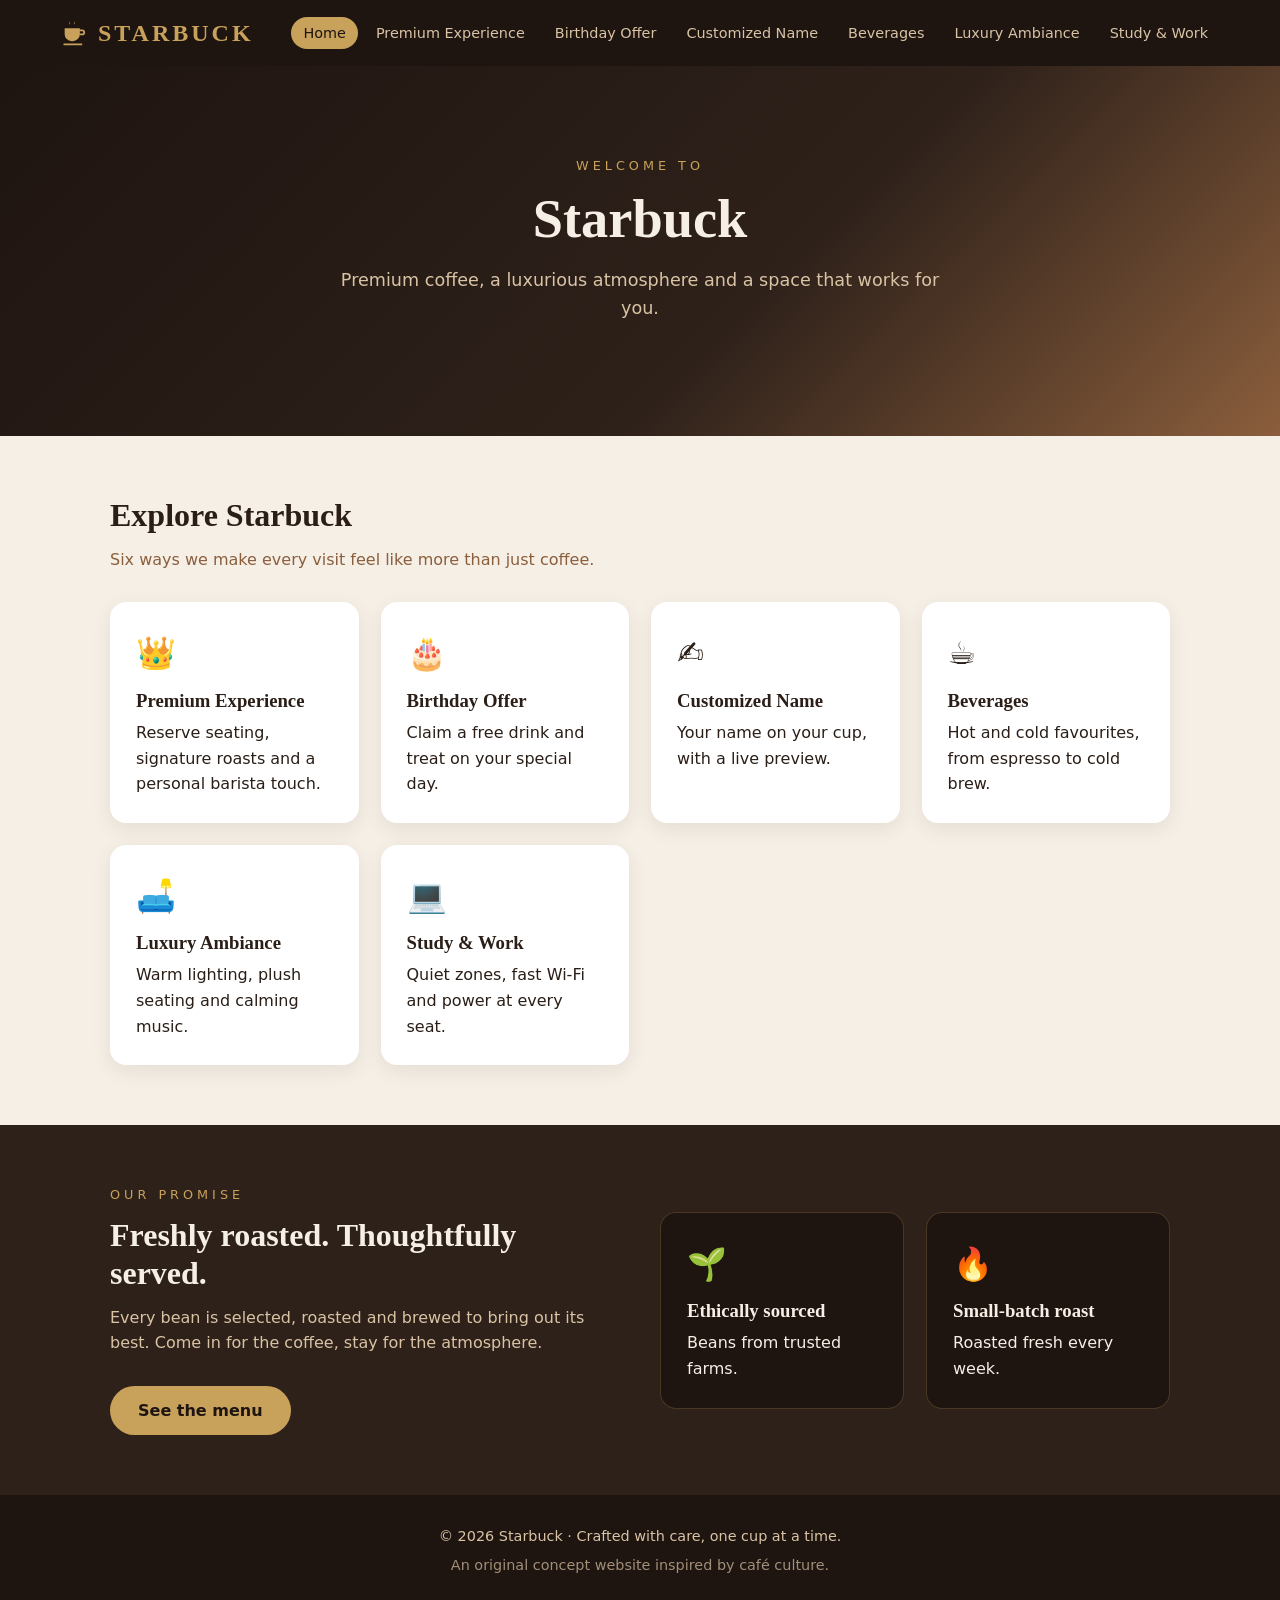
<file: index.html>
<!DOCTYPE html>
<html lang="en">
<head><!-- Google tag (gtag.js) -->
<script async src="https://www.googletagmanager.com/gtag/js?id=G-HB2B9C13K6"></script>
<script>
  window.dataLayer = window.dataLayer || [];
  function gtag(){dataLayer.push(arguments);}
  gtag('js', new Date());
  gtag('config', 'G-HB2B9C13K6');
</script>
<meta charset="UTF-8">
<meta name="viewport" content="width=device-width, initial-scale=1">
<title>Home | Starbuck</title>
<link rel="stylesheet" href="style.css">
</head>
<body>
<header>
  <div class="nav">
    <a class="brand" href="index.html"><svg viewBox="0 0 24 24"><path d="M4 8h13v5a6 6 0 0 1-6 6H10a6 6 0 0 1-6-6V8zm13 1h2a2 2 0 0 1 0 5h-2V9zm0 1.5v2h2a1 1 0 0 0 0-2h-2zM8 2c.8 1 .8 2 0 3m4-3c.8 1 .8 2 0 3M3 21h16v1.5H3z"/></svg> STARBUCK</a>
    <nav><ul><li><a href="index.html" class="active">Home</a></li><li><a href="premium.html" class="">Premium Experience</a></li><li><a href="birthday.html" class="">Birthday Offer</a></li><li><a href="custom-name.html" class="">Customized Name</a></li><li><a href="beverages.html" class="">Beverages</a></li><li><a href="ambiance.html" class="">Luxury Ambiance</a></li><li><a href="study-work.html" class="">Study & Work</a></li></ul></nav>
  </div>
</header>
<div class="hero">
  <span class="eyebrow">Welcome to</span>
  <h1>Starbuck</h1>
  <p>Premium coffee, a luxurious atmosphere and a space that works for you.</p>
</div>

<section>
  <div class="wrap">
    <h2>Explore Starbuck</h2>
    <p class="lead">Six ways we make every visit feel like more than just coffee.</p>
    <div class="grid">
      <a class="card" href="premium.html"><div class="icon">👑</div><h3>Premium Experience</h3><p>Reserve seating, signature roasts and a personal barista touch.</p></a>
      <a class="card" href="birthday.html"><div class="icon">🎂</div><h3>Birthday Offer</h3><p>Claim a free drink and treat on your special day.</p></a>
      <a class="card" href="custom-name.html"><div class="icon">✍️</div><h3>Customized Name</h3><p>Your name on your cup, with a live preview.</p></a>
      <a class="card" href="beverages.html"><div class="icon">☕</div><h3>Beverages</h3><p>Hot and cold favourites, from espresso to cold brew.</p></a>
      <a class="card" href="ambiance.html"><div class="icon">🛋️</div><h3>Luxury Ambiance</h3><p>Warm lighting, plush seating and calming music.</p></a>
      <a class="card" href="study-work.html"><div class="icon">💻</div><h3>Study &amp; Work</h3><p>Quiet zones, fast Wi-Fi and power at every seat.</p></a>
    </div>
  </div>
</section>
<section class="dark">
  <div class="wrap split">
    <div>
      <span class="eyebrow">Our promise</span>
      <h2>Freshly roasted. Thoughtfully served.</h2>
      <p class="lead">Every bean is selected, roasted and brewed to bring out its best. Come in for the coffee, stay for the atmosphere.</p>
      <a class="btn" href="beverages.html">See the menu</a>
    </div>
    <div class="grid">
      <div class="card"><div class="icon">🌱</div><h3>Ethically sourced</h3><p>Beans from trusted farms.</p></div>
      <div class="card"><div class="icon">🔥</div><h3>Small-batch roast</h3><p>Roasted fresh every week.</p></div>
    </div>
  </div>
</section>

<footer>
  <p>&copy; 2026 Starbuck &middot; Crafted with care, one cup at a time.</p>
  <p style="margin-top:6px;opacity:.7">An original concept website inspired by café culture.</p>
</footer>
</body>
</html>
</file>
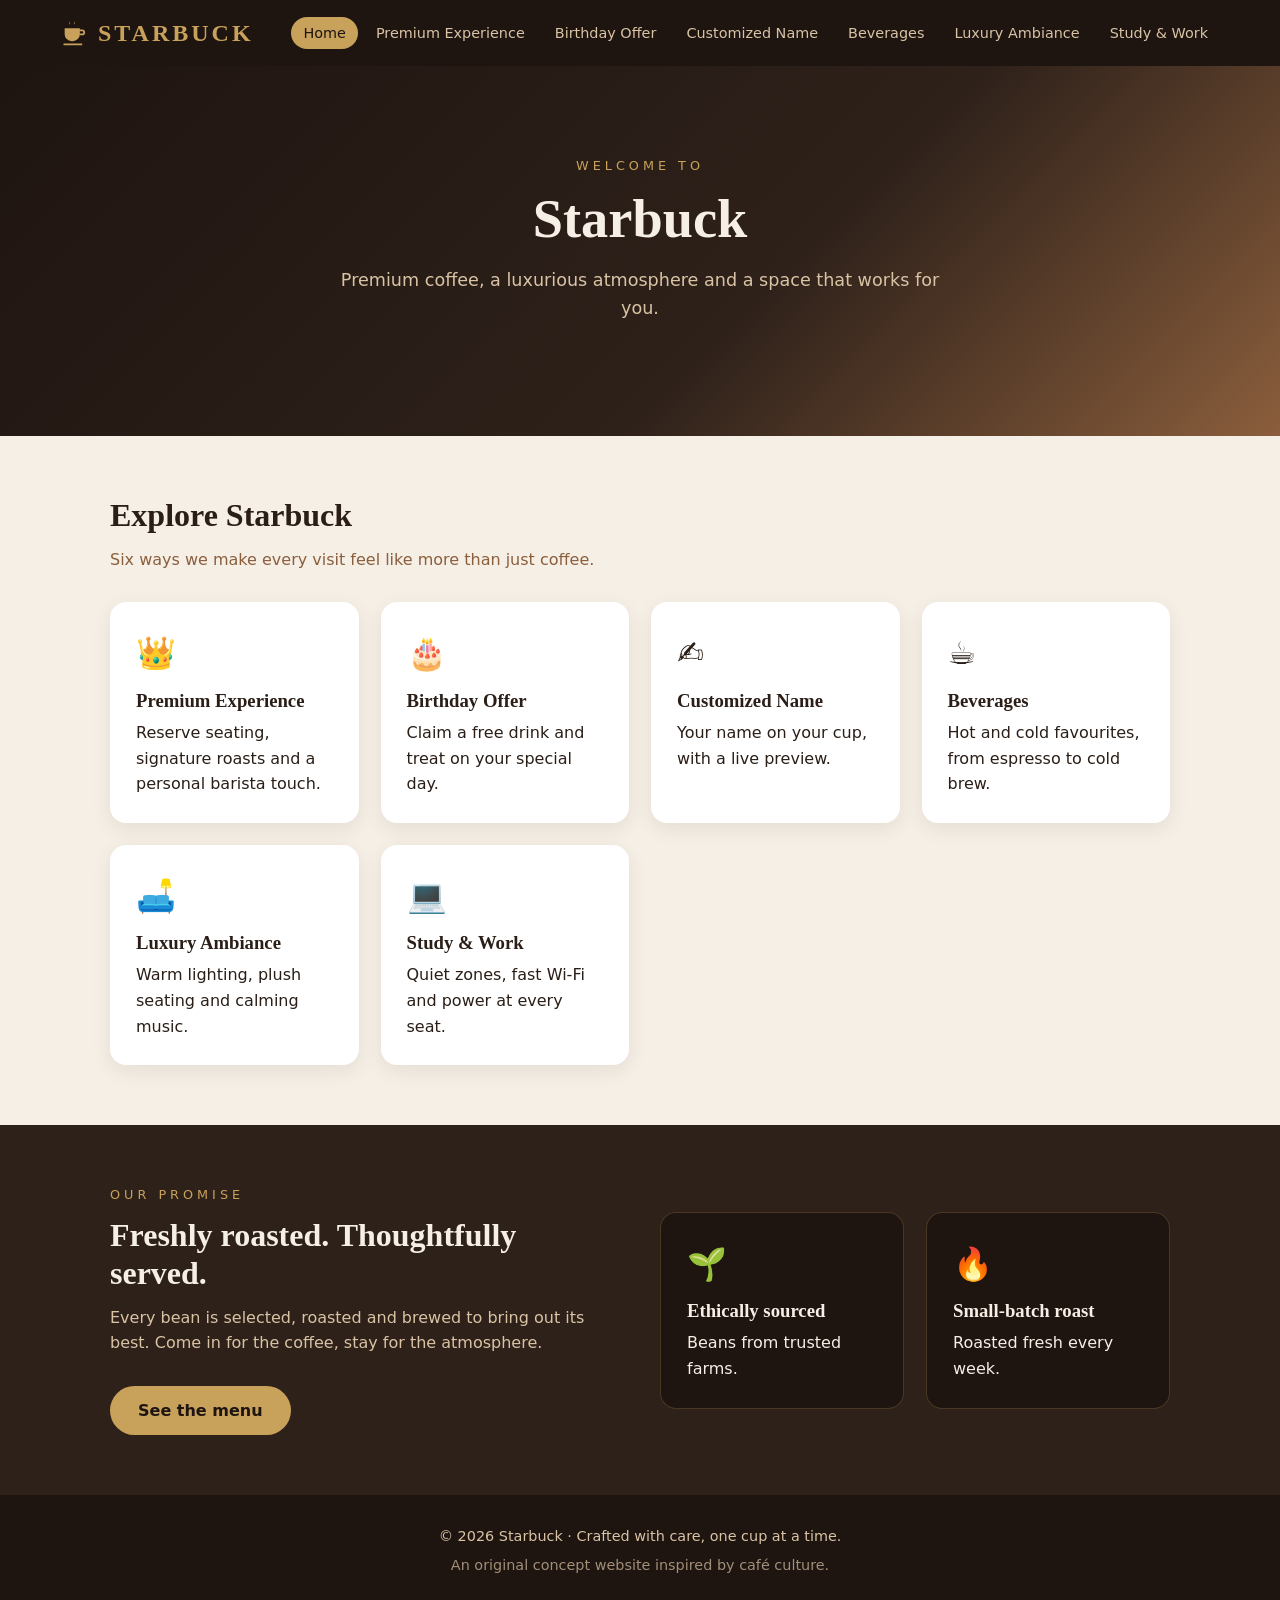
<file: starbuck/starbuck/index.html>
<!DOCTYPE html>
<html lang="en">
<head>
<meta charset="UTF-8">
<meta name="viewport" content="width=device-width, initial-scale=1">
<title>Home | Starbuck</title>
<link rel="stylesheet" href="style.css">
</head>
<body>
<header>
  <div class="nav">
    <a class="brand" href="index.html"><svg viewBox="0 0 24 24"><path d="M4 8h13v5a6 6 0 0 1-6 6H10a6 6 0 0 1-6-6V8zm13 1h2a2 2 0 0 1 0 5h-2V9zm0 1.5v2h2a1 1 0 0 0 0-2h-2zM8 2c.8 1 .8 2 0 3m4-3c.8 1 .8 2 0 3M3 21h16v1.5H3z"/></svg> STARBUCK</a>
    <nav><ul><li><a href="index.html" class="active">Home</a></li><li><a href="premium.html" class="">Premium Experience</a></li><li><a href="birthday.html" class="">Birthday Offer</a></li><li><a href="custom-name.html" class="">Customized Name</a></li><li><a href="beverages.html" class="">Beverages</a></li><li><a href="ambiance.html" class="">Luxury Ambiance</a></li><li><a href="study-work.html" class="">Study & Work</a></li></ul></nav>
  </div>
</header>
<div class="hero">
  <span class="eyebrow">Welcome to</span>
  <h1>Starbuck</h1>
  <p>Premium coffee, a luxurious atmosphere and a space that works for you.</p>
</div>

<section>
  <div class="wrap">
    <h2>Explore Starbuck</h2>
    <p class="lead">Six ways we make every visit feel like more than just coffee.</p>
    <div class="grid">
      <a class="card" href="premium.html"><div class="icon">👑</div><h3>Premium Experience</h3><p>Reserve seating, signature roasts and a personal barista touch.</p></a>
      <a class="card" href="birthday.html"><div class="icon">🎂</div><h3>Birthday Offer</h3><p>Claim a free drink and treat on your special day.</p></a>
      <a class="card" href="custom-name.html"><div class="icon">✍️</div><h3>Customized Name</h3><p>Your name on your cup, with a live preview.</p></a>
      <a class="card" href="beverages.html"><div class="icon">☕</div><h3>Beverages</h3><p>Hot and cold favourites, from espresso to cold brew.</p></a>
      <a class="card" href="ambiance.html"><div class="icon">🛋️</div><h3>Luxury Ambiance</h3><p>Warm lighting, plush seating and calming music.</p></a>
      <a class="card" href="study-work.html"><div class="icon">💻</div><h3>Study &amp; Work</h3><p>Quiet zones, fast Wi-Fi and power at every seat.</p></a>
    </div>
  </div>
</section>
<section class="dark">
  <div class="wrap split">
    <div>
      <span class="eyebrow">Our promise</span>
      <h2>Freshly roasted. Thoughtfully served.</h2>
      <p class="lead">Every bean is selected, roasted and brewed to bring out its best. Come in for the coffee, stay for the atmosphere.</p>
      <a class="btn" href="beverages.html">See the menu</a>
    </div>
    <div class="grid">
      <div class="card"><div class="icon">🌱</div><h3>Ethically sourced</h3><p>Beans from trusted farms.</p></div>
      <div class="card"><div class="icon">🔥</div><h3>Small-batch roast</h3><p>Roasted fresh every week.</p></div>
    </div>
  </div>
</section>

<footer>
  <p>&copy; 2026 Starbuck &middot; Crafted with care, one cup at a time.</p>
  <p style="margin-top:6px;opacity:.7">An original concept website inspired by café culture.</p>
</footer>
</body>
</html>
</file>
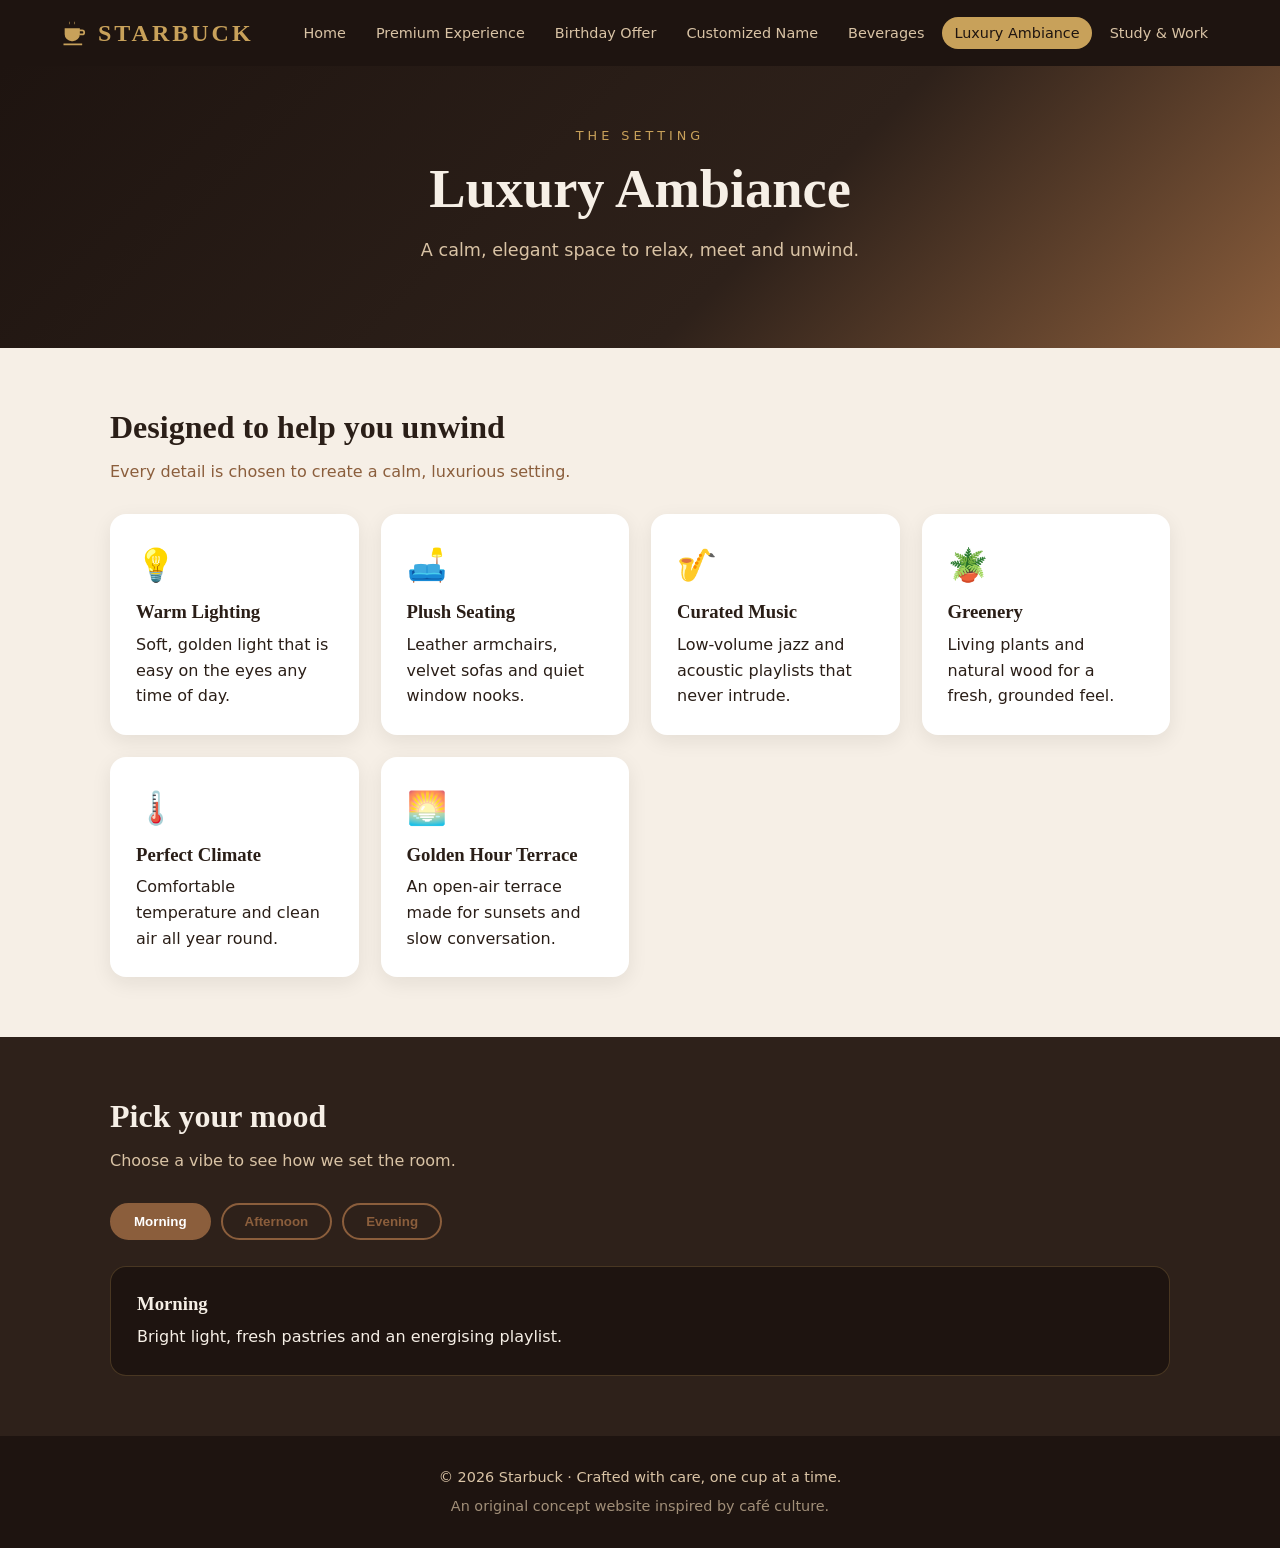
<file: ambiance.html>
<!DOCTYPE html>
<html lang="en">
<head>
   <!-- Google tag (gtag.js) -->
<script async src="https://www.googletagmanager.com/gtag/js?id=G-HB2B9C13K6"></script>
<script>
  window.dataLayer = window.dataLayer || [];
  function gtag(){dataLayer.push(arguments);}
  gtag('js', new Date());
  gtag('config', 'G-HB2B9C13K6');
</script>
<meta charset="UTF-8">
<meta name="viewport" content="width=device-width, initial-scale=1">
<title>Luxury Ambiance | Starbuck</title>
<link rel="stylesheet" href="style.css">
</head>
<body>
<header>
  <div class="nav">
    <a class="brand" href="index.html"><svg viewBox="0 0 24 24"><path d="M4 8h13v5a6 6 0 0 1-6 6H10a6 6 0 0 1-6-6V8zm13 1h2a2 2 0 0 1 0 5h-2V9zm0 1.5v2h2a1 1 0 0 0 0-2h-2zM8 2c.8 1 .8 2 0 3m4-3c.8 1 .8 2 0 3M3 21h16v1.5H3z"/></svg> STARBUCK</a>
    <nav><ul><li><a href="index.html" class="">Home</a></li><li><a href="premium.html" class="">Premium Experience</a></li><li><a href="birthday.html" class="">Birthday Offer</a></li><li><a href="custom-name.html" class="">Customized Name</a></li><li><a href="beverages.html" class="">Beverages</a></li><li><a href="ambiance.html" class="active">Luxury Ambiance</a></li><li><a href="study-work.html" class="">Study & Work</a></li></ul></nav>
  </div>
</header>
<div class="hero small">
  <span class="eyebrow">The setting</span>
  <h1>Luxury Ambiance</h1>
  <p>A calm, elegant space to relax, meet and unwind.</p>
</div>

<section>
  <div class="wrap">
    <h2>Designed to help you unwind</h2>
    <p class="lead">Every detail is chosen to create a calm, luxurious setting.</p>
    <div class="grid"><div class="card"><div class="icon">💡</div><h3>Warm Lighting</h3><p>Soft, golden light that is easy on the eyes any time of day.</p></div><div class="card"><div class="icon">🛋️</div><h3>Plush Seating</h3><p>Leather armchairs, velvet sofas and quiet window nooks.</p></div><div class="card"><div class="icon">🎷</div><h3>Curated Music</h3><p>Low-volume jazz and acoustic playlists that never intrude.</p></div><div class="card"><div class="icon">🪴</div><h3>Greenery</h3><p>Living plants and natural wood for a fresh, grounded feel.</p></div><div class="card"><div class="icon">🌡️</div><h3>Perfect Climate</h3><p>Comfortable temperature and clean air all year round.</p></div><div class="card"><div class="icon">🌅</div><h3>Golden Hour Terrace</h3><p>An open-air terrace made for sunsets and slow conversation.</p></div></div>
  </div>
</section>
<section class="dark">
  <div class="wrap">
    <h2>Pick your mood</h2>
    <p class="lead">Choose a vibe to see how we set the room.</p>
    <div class="tabs">
      <button class="tab on" onclick="mood(this,'Morning','Bright light, fresh pastries and an energising playlist.')">Morning</button>
      <button class="tab" onclick="mood(this,'Afternoon','Soft sunlight, relaxed acoustic music and quiet corners.')">Afternoon</button>
      <button class="tab" onclick="mood(this,'Evening','Dimmed lamps, smooth jazz and a candle on every table.')">Evening</button>
    </div>
    <div class="card"><h3 id="mt">Morning</h3><p id="md">Bright light, fresh pastries and an energising playlist.</p></div>
  </div>
</section>
<script>
function mood(b,t,d){
  document.querySelectorAll('.tab').forEach(function(x){x.classList.remove('on')});
  b.classList.add('on');
  document.getElementById('mt').textContent=t;
  document.getElementById('md').textContent=d;
}
</script>

<footer>
  <p>&copy; 2026 Starbuck &middot; Crafted with care, one cup at a time.</p>
  <p style="margin-top:6px;opacity:.7">An original concept website inspired by café culture.</p>
</footer>
</body>
</html>
</file>
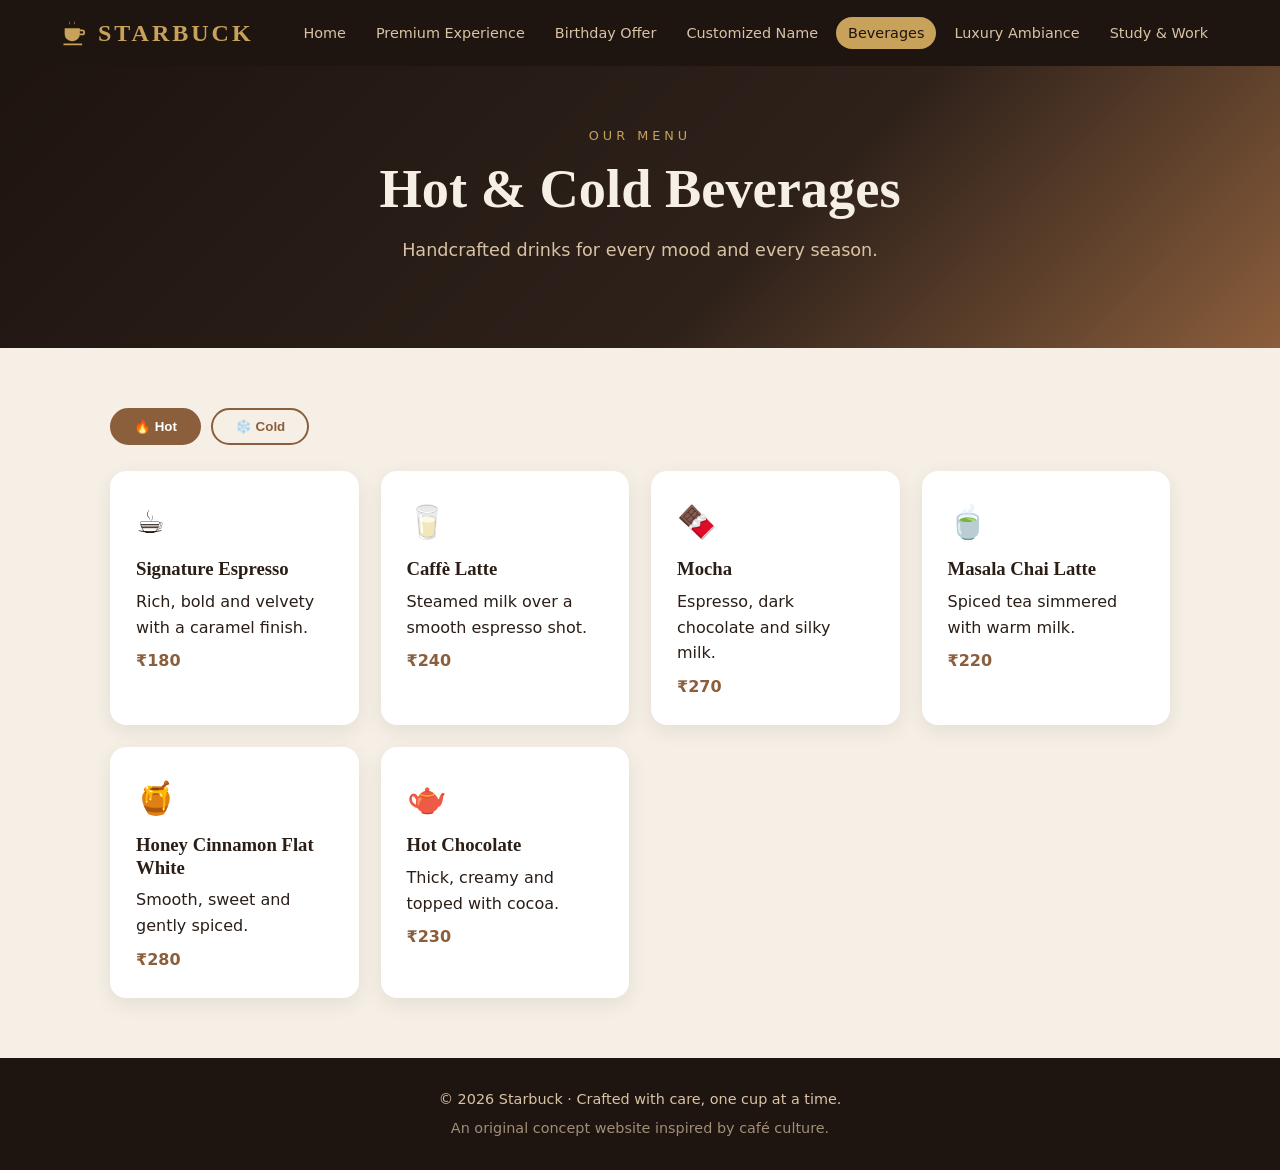
<file: beverages.html>
<!DOCTYPE html>
<html lang="en">
<head>
   <!-- Google tag (gtag.js) -->
<script async src="https://www.googletagmanager.com/gtag/js?id=G-HB2B9C13K6"></script>
<script>
  window.dataLayer = window.dataLayer || [];
  function gtag(){dataLayer.push(arguments);}
  gtag('js', new Date());
  gtag('config', 'G-HB2B9C13K6');
</script>
<meta charset="UTF-8">
<meta name="viewport" content="width=device-width, initial-scale=1">
<title>Beverages | Starbuck</title>
<link rel="stylesheet" href="style.css">
</head>
<body>
<header>
  <div class="nav">
    <a class="brand" href="index.html"><svg viewBox="0 0 24 24"><path d="M4 8h13v5a6 6 0 0 1-6 6H10a6 6 0 0 1-6-6V8zm13 1h2a2 2 0 0 1 0 5h-2V9zm0 1.5v2h2a1 1 0 0 0 0-2h-2zM8 2c.8 1 .8 2 0 3m4-3c.8 1 .8 2 0 3M3 21h16v1.5H3z"/></svg> STARBUCK</a>
    <nav><ul><li><a href="index.html" class="">Home</a></li><li><a href="premium.html" class="">Premium Experience</a></li><li><a href="birthday.html" class="">Birthday Offer</a></li><li><a href="custom-name.html" class="">Customized Name</a></li><li><a href="beverages.html" class="active">Beverages</a></li><li><a href="ambiance.html" class="">Luxury Ambiance</a></li><li><a href="study-work.html" class="">Study & Work</a></li></ul></nav>
  </div>
</header>
<div class="hero small">
  <span class="eyebrow">Our menu</span>
  <h1>Hot &amp; Cold Beverages</h1>
  <p>Handcrafted drinks for every mood and every season.</p>
</div>

<section>
  <div class="wrap">
    <div class="tabs">
      <button class="tab on" id="t-hot" onclick="show('hot')">🔥 Hot</button>
      <button class="tab" id="t-cold" onclick="show('cold')">❄️ Cold</button>
    </div>
    <div id="hot"><div class="grid"><div class="card"><div class="icon">☕</div><h3>Signature Espresso</h3><p>Rich, bold and velvety with a caramel finish.</p><div class="price">₹180</div></div><div class="card"><div class="icon">🥛</div><h3>Caffè Latte</h3><p>Steamed milk over a smooth espresso shot.</p><div class="price">₹240</div></div><div class="card"><div class="icon">🍫</div><h3>Mocha</h3><p>Espresso, dark chocolate and silky milk.</p><div class="price">₹270</div></div><div class="card"><div class="icon">🍵</div><h3>Masala Chai Latte</h3><p>Spiced tea simmered with warm milk.</p><div class="price">₹220</div></div><div class="card"><div class="icon">🍯</div><h3>Honey Cinnamon Flat White</h3><p>Smooth, sweet and gently spiced.</p><div class="price">₹280</div></div><div class="card"><div class="icon">🫖</div><h3>Hot Chocolate</h3><p>Thick, creamy and topped with cocoa.</p><div class="price">₹230</div></div></div></div>
    <div id="cold" class="hidden"><div class="grid"><div class="card"><div class="icon">🧊</div><h3>Cold Brew</h3><p>Steeped 18 hours for a smooth, low-acid cup.</p><div class="price">₹260</div></div><div class="card"><div class="icon">🥤</div><h3>Iced Latte</h3><p>Chilled espresso over milk and ice.</p><div class="price">₹250</div></div><div class="card"><div class="icon">🍨</div><h3>Caramel Frappe</h3><p>Blended, creamy and drizzled with caramel.</p><div class="price">₹320</div></div><div class="card"><div class="icon">🍋</div><h3>Iced Lemon Tea</h3><p>Refreshing black tea with fresh lemon.</p><div class="price">₹190</div></div><div class="card"><div class="icon">🥭</div><h3>Mango Cooler</h3><p>Fresh mango blended with cold milk.</p><div class="price">₹290</div></div><div class="card"><div class="icon">🍓</div><h3>Berry Refresher</h3><p>Mixed berries, mint and sparkling water.</p><div class="price">₹270</div></div></div></div>
  </div>
</section>
<script>
function show(w){
  ['hot','cold'].forEach(function(x){
    document.getElementById(x).classList.toggle('hidden',x!==w);
    document.getElementById('t-'+x).classList.toggle('on',x===w);
  });
}
</script>

<footer>
  <p>&copy; 2026 Starbuck &middot; Crafted with care, one cup at a time.</p>
  <p style="margin-top:6px;opacity:.7">An original concept website inspired by café culture.</p>
</footer>
</body>
</html>
</file>
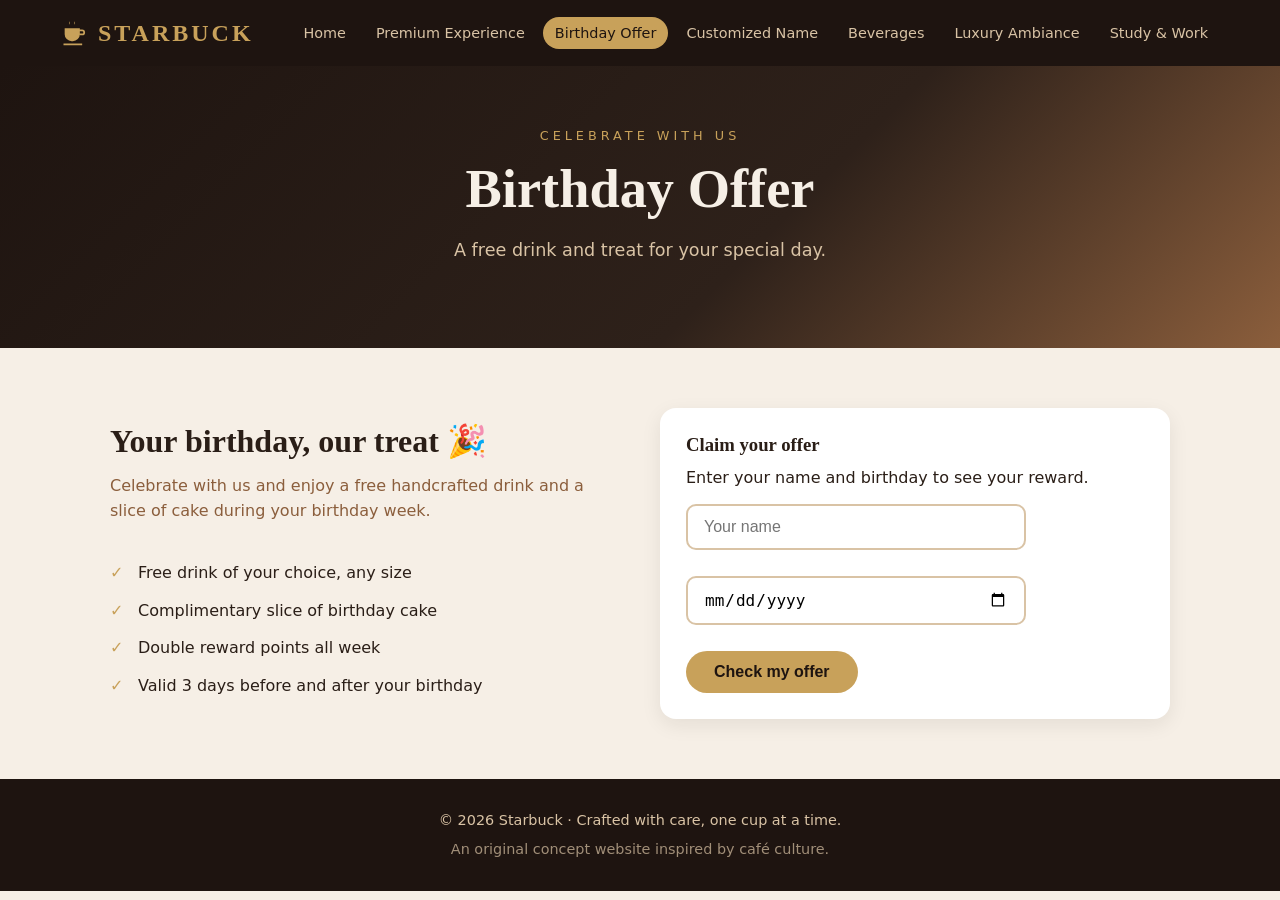
<file: birthday.html>
<!DOCTYPE html>
<html lang="en">
<head>
   <!-- Google tag (gtag.js) -->
<script async src="https://www.googletagmanager.com/gtag/js?id=G-HB2B9C13K6"></script>
<script>
  window.dataLayer = window.dataLayer || [];
  function gtag(){dataLayer.push(arguments);}
  gtag('js', new Date());
  gtag('config', 'G-HB2B9C13K6');
</script>
<meta charset="UTF-8">
<meta name="viewport" content="width=device-width, initial-scale=1">
<title>Birthday Offer | Starbuck</title>
<link rel="stylesheet" href="style.css">
</head>
<body>
<header>
  <div class="nav">
    <a class="brand" href="index.html"><svg viewBox="0 0 24 24"><path d="M4 8h13v5a6 6 0 0 1-6 6H10a6 6 0 0 1-6-6V8zm13 1h2a2 2 0 0 1 0 5h-2V9zm0 1.5v2h2a1 1 0 0 0 0-2h-2zM8 2c.8 1 .8 2 0 3m4-3c.8 1 .8 2 0 3M3 21h16v1.5H3z"/></svg> STARBUCK</a>
    <nav><ul><li><a href="index.html" class="">Home</a></li><li><a href="premium.html" class="">Premium Experience</a></li><li><a href="birthday.html" class="active">Birthday Offer</a></li><li><a href="custom-name.html" class="">Customized Name</a></li><li><a href="beverages.html" class="">Beverages</a></li><li><a href="ambiance.html" class="">Luxury Ambiance</a></li><li><a href="study-work.html" class="">Study & Work</a></li></ul></nav>
  </div>
</header>
<div class="hero small">
  <span class="eyebrow">Celebrate with us</span>
  <h1>Birthday Offer</h1>
  <p>A free drink and treat for your special day.</p>
</div>

<section>
  <div class="wrap split">
    <div>
      <h2>Your birthday, our treat 🎉</h2>
      <p class="lead">Celebrate with us and enjoy a free handcrafted drink and a slice of cake during your birthday week.</p>
      <ul class="check">
        <li>Free drink of your choice, any size</li>
        <li>Complimentary slice of birthday cake</li>
        <li>Double reward points all week</li>
        <li>Valid 3 days before and after your birthday</li>
      </ul>
    </div>
    <div class="card">
      <h3>Claim your offer</h3>
      <p style="margin-bottom:14px">Enter your name and birthday to see your reward.</p>
      <input type="text" id="bname" placeholder="Your name"><br><br>
      <input type="date" id="bdate"><br><br>
      <button class="btn" onclick="claim()">Check my offer</button>
      <div id="bmsg" class="msg hidden"></div>
    </div>
  </div>
</section>
<script>
function claim(){
  var n=document.getElementById('bname').value.trim();
  var d=document.getElementById('bdate').value;
  var m=document.getElementById('bmsg');
  if(!n||!d){m.className='msg';m.textContent='Please enter your name and birthday.';return;}
  var b=new Date(d),t=new Date();
  var next=new Date(t.getFullYear(),b.getMonth(),b.getDate());
  var today=new Date(t.getFullYear(),t.getMonth(),t.getDate());
  if(next<today)next=new Date(t.getFullYear()+1,b.getMonth(),b.getDate());
  var days=Math.round((next-today)/86400000);
  var code='STARBUCK-'+n.toUpperCase().replace(/[^A-Z]/g,'').slice(0,4)+'-'+(b.getDate()*100+b.getMonth()+1);
  if(days<=3){m.innerHTML='🎉 Happy birthday, <b>'+n+'</b>! Show this code in store: <b>'+code+'</b>';}
  else{m.innerHTML='Hi <b>'+n+'</b>! Your birthday is in <b>'+days+' days</b>. Your reward code will be: <b>'+code+'</b>';}
}
</script>

<footer>
  <p>&copy; 2026 Starbuck &middot; Crafted with care, one cup at a time.</p>
  <p style="margin-top:6px;opacity:.7">An original concept website inspired by café culture.</p>
</footer>
</body>
</html>
</file>
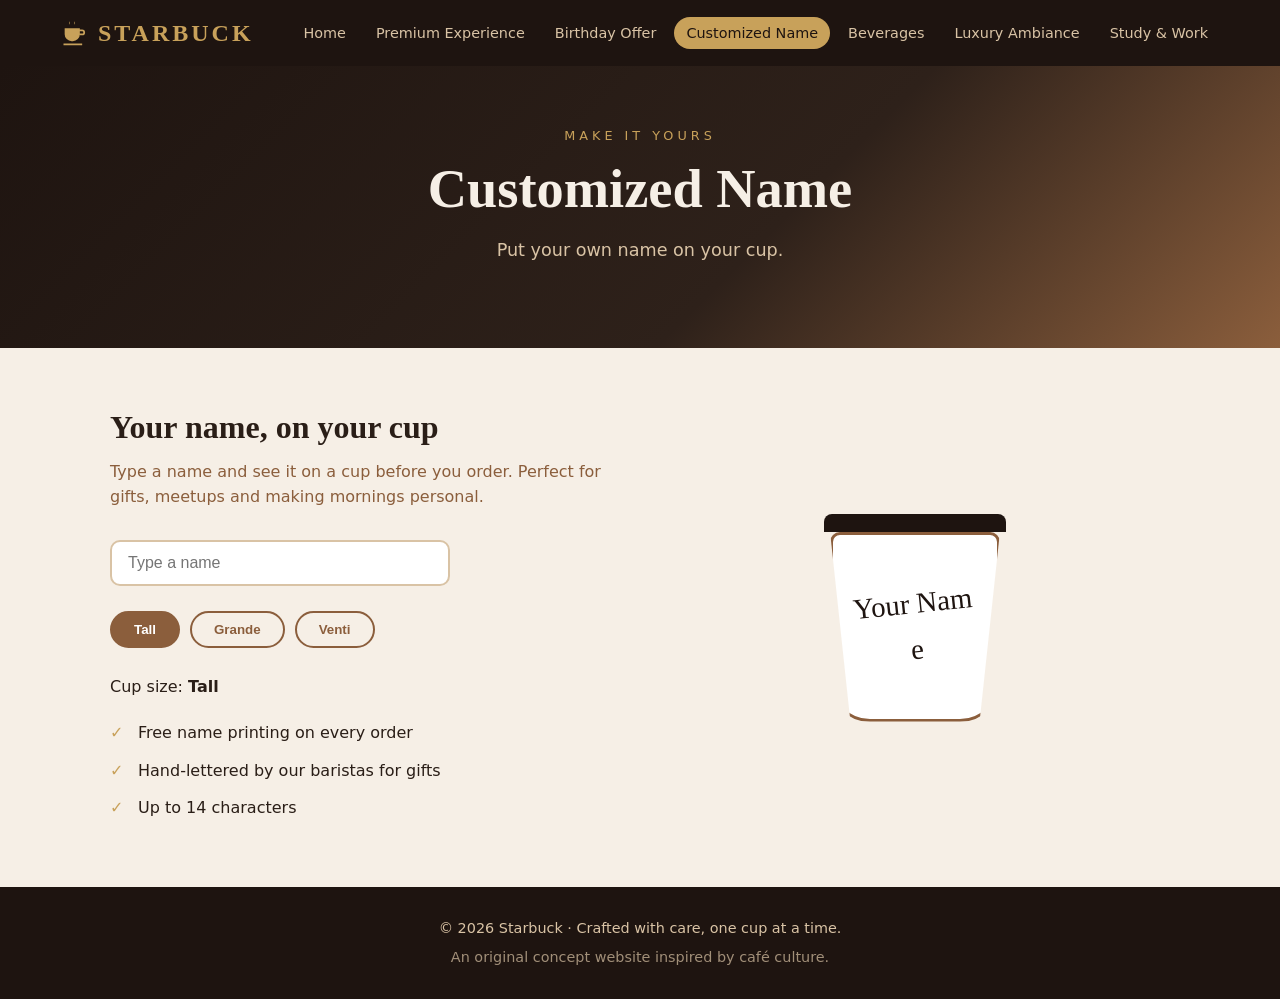
<file: custom-name.html>
<!DOCTYPE html>
<html lang="en">
<head>
<meta charset="UTF-8">
<meta name="viewport" content="width=device-width, initial-scale=1">
<title>Customized Name | Starbuck</title>
<link rel="stylesheet" href="style.css">
</head>
<body>
<header>
  <div class="nav">
    <a class="brand" href="index.html"><svg viewBox="0 0 24 24"><path d="M4 8h13v5a6 6 0 0 1-6 6H10a6 6 0 0 1-6-6V8zm13 1h2a2 2 0 0 1 0 5h-2V9zm0 1.5v2h2a1 1 0 0 0 0-2h-2zM8 2c.8 1 .8 2 0 3m4-3c.8 1 .8 2 0 3M3 21h16v1.5H3z"/></svg> STARBUCK</a>
    <nav><ul><li><a href="index.html" class="">Home</a></li><li><a href="premium.html" class="">Premium Experience</a></li><li><a href="birthday.html" class="">Birthday Offer</a></li><li><a href="custom-name.html" class="active">Customized Name</a></li><li><a href="beverages.html" class="">Beverages</a></li><li><a href="ambiance.html" class="">Luxury Ambiance</a></li><li><a href="study-work.html" class="">Study & Work</a></li></ul></nav>
  </div>
</header>
<div class="hero small">
  <span class="eyebrow">Make it yours</span>
  <h1>Customized Name</h1>
  <p>Put your own name on your cup.</p>
</div>

<section>
  <div class="wrap split">
    <div>
      <h2>Your name, on your cup</h2>
      <p class="lead">Type a name and see it on a cup before you order. Perfect for gifts, meetups and making mornings personal.</p>
      <input type="text" id="cn" maxlength="14" placeholder="Type a name" oninput="upd()"><br><br>
      <div class="tabs">
        <button class="tab on" onclick="size(this,'Tall')">Tall</button>
        <button class="tab" onclick="size(this,'Grande')">Grande</button>
        <button class="tab" onclick="size(this,'Venti')">Venti</button>
      </div>
      <p>Cup size: <b id="sz">Tall</b></p>
      <ul class="check" style="margin-top:14px">
        <li>Free name printing on every order</li>
        <li>Hand-lettered by our baristas for gifts</li>
        <li>Up to 14 characters</li>
      </ul>
    </div>
    <div class="cup">
      <div class="lid"></div>
      <div class="body"><span class="name" id="cup">Your Name</span></div>
    </div>
  </div>
</section>
<script>
function upd(){var v=document.getElementById('cn').value.trim();document.getElementById('cup').textContent=v||'Your Name';}
function size(b,s){document.querySelectorAll('.tab').forEach(function(t){t.classList.remove('on')});b.classList.add('on');document.getElementById('sz').textContent=s;}
</script>

<footer>
  <p>&copy; 2026 Starbuck &middot; Crafted with care, one cup at a time.</p>
  <p style="margin-top:6px;opacity:.7">An original concept website inspired by café culture.</p>
</footer>
</body>
</html>
</file>
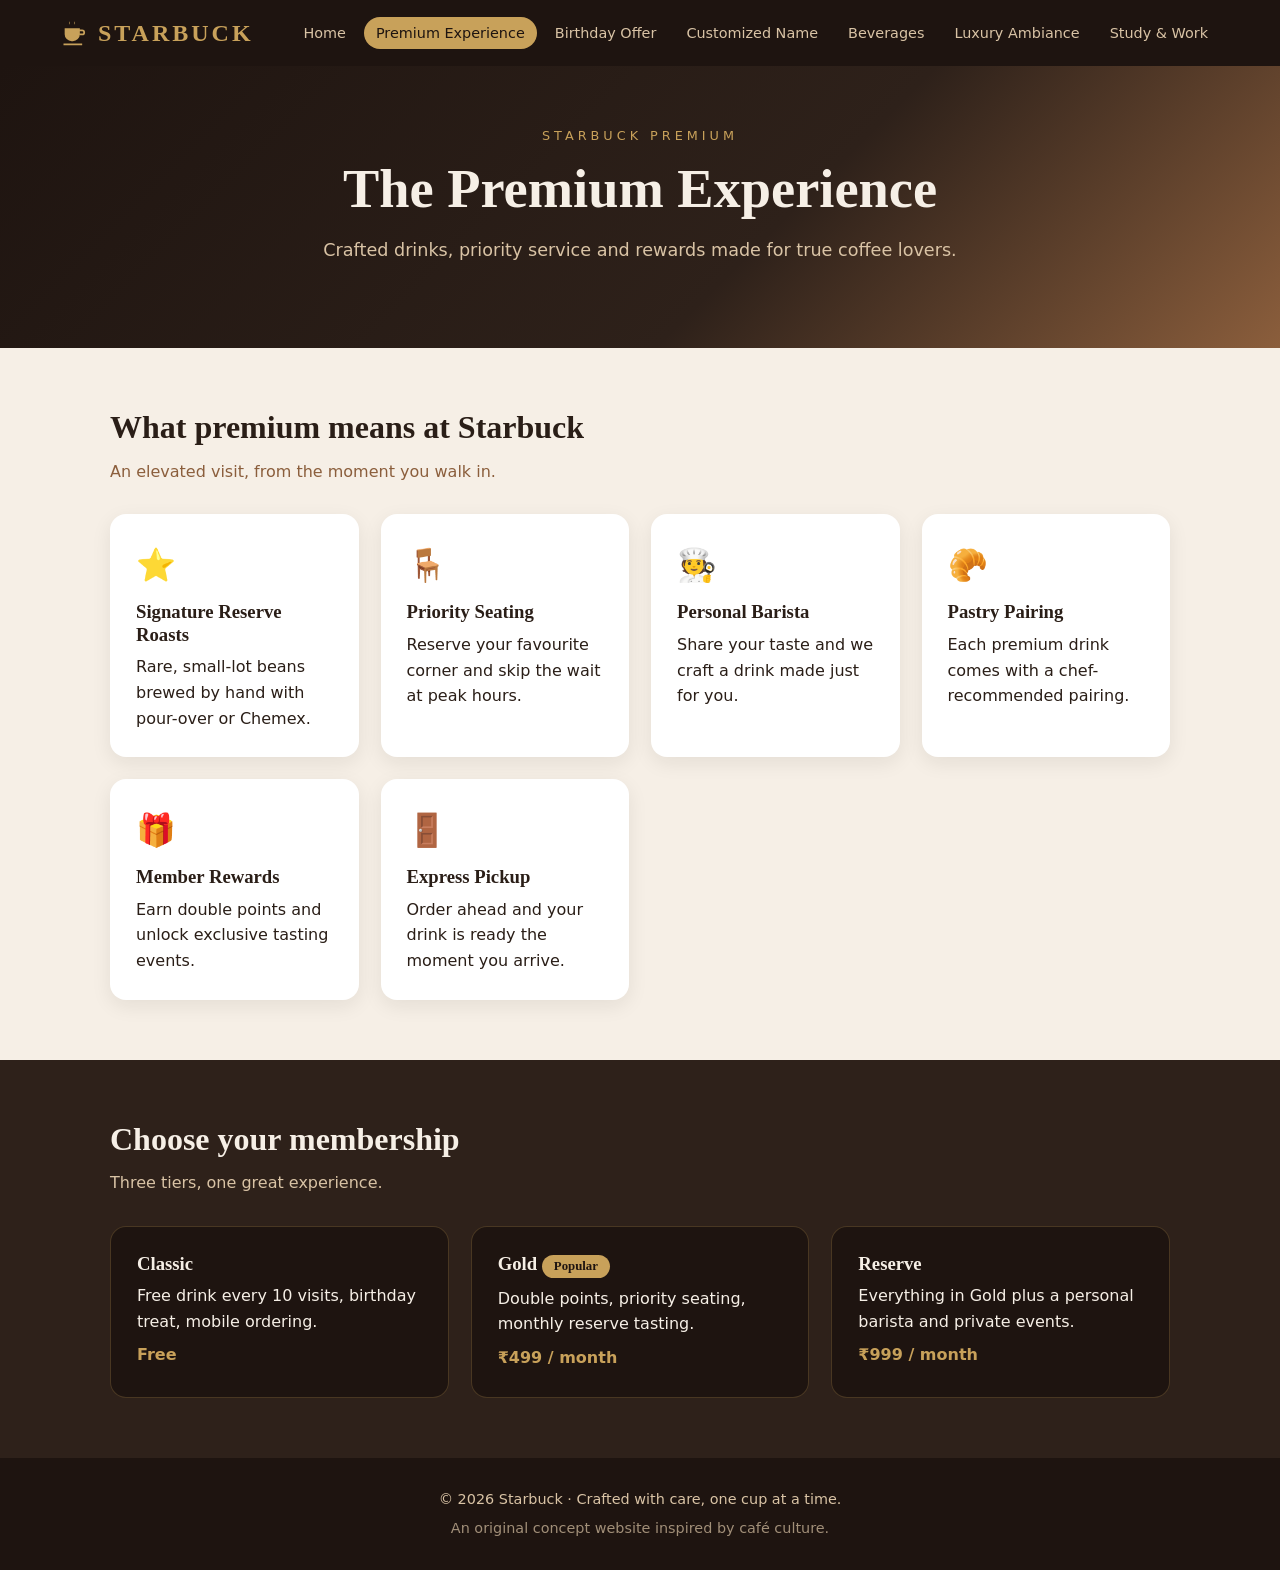
<file: premium.html>
<!DOCTYPE html>
<html lang="en">
<head>
<meta charset="UTF-8">
<meta name="viewport" content="width=device-width, initial-scale=1">
<title>Premium Experience | Starbuck</title>
<link rel="stylesheet" href="style.css">
</head>
<body>
<header>
  <div class="nav">
    <a class="brand" href="index.html"><svg viewBox="0 0 24 24"><path d="M4 8h13v5a6 6 0 0 1-6 6H10a6 6 0 0 1-6-6V8zm13 1h2a2 2 0 0 1 0 5h-2V9zm0 1.5v2h2a1 1 0 0 0 0-2h-2zM8 2c.8 1 .8 2 0 3m4-3c.8 1 .8 2 0 3M3 21h16v1.5H3z"/></svg> STARBUCK</a>
    <nav><ul><li><a href="index.html" class="">Home</a></li><li><a href="premium.html" class="active">Premium Experience</a></li><li><a href="birthday.html" class="">Birthday Offer</a></li><li><a href="custom-name.html" class="">Customized Name</a></li><li><a href="beverages.html" class="">Beverages</a></li><li><a href="ambiance.html" class="">Luxury Ambiance</a></li><li><a href="study-work.html" class="">Study & Work</a></li></ul></nav>
  </div>
</header>
<div class="hero small">
  <span class="eyebrow">Starbuck Premium</span>
  <h1>The Premium Experience</h1>
  <p>Crafted drinks, priority service and rewards made for true coffee lovers.</p>
</div>

<section>
  <div class="wrap">
    <h2>What premium means at Starbuck</h2>
    <p class="lead">An elevated visit, from the moment you walk in.</p>
    <div class="grid"><div class="card"><div class="icon">⭐</div><h3>Signature Reserve Roasts</h3><p>Rare, small-lot beans brewed by hand with pour-over or Chemex.</p></div><div class="card"><div class="icon">🪑</div><h3>Priority Seating</h3><p>Reserve your favourite corner and skip the wait at peak hours.</p></div><div class="card"><div class="icon">🧑‍🍳</div><h3>Personal Barista</h3><p>Share your taste and we craft a drink made just for you.</p></div><div class="card"><div class="icon">🥐</div><h3>Pastry Pairing</h3><p>Each premium drink comes with a chef-recommended pairing.</p></div><div class="card"><div class="icon">🎁</div><h3>Member Rewards</h3><p>Earn double points and unlock exclusive tasting events.</p></div><div class="card"><div class="icon">🚪</div><h3>Express Pickup</h3><p>Order ahead and your drink is ready the moment you arrive.</p></div></div>
  </div>
</section>
<section class="dark">
  <div class="wrap">
    <h2>Choose your membership</h2>
    <p class="lead">Three tiers, one great experience.</p>
    <div class="grid">
      <div class="card"><h3>Classic</h3><p>Free drink every 10 visits, birthday treat, mobile ordering.</p><div class="price">Free</div></div>
      <div class="card"><h3>Gold <span class="badge">Popular</span></h3><p>Double points, priority seating, monthly reserve tasting.</p><div class="price">₹499 / month</div></div>
      <div class="card"><h3>Reserve</h3><p>Everything in Gold plus a personal barista and private events.</p><div class="price">₹999 / month</div></div>
    </div>
  </div>
</section>

<footer>
  <p>&copy; 2026 Starbuck &middot; Crafted with care, one cup at a time.</p>
  <p style="margin-top:6px;opacity:.7">An original concept website inspired by café culture.</p>
</footer>
</body>
</html>
</file>
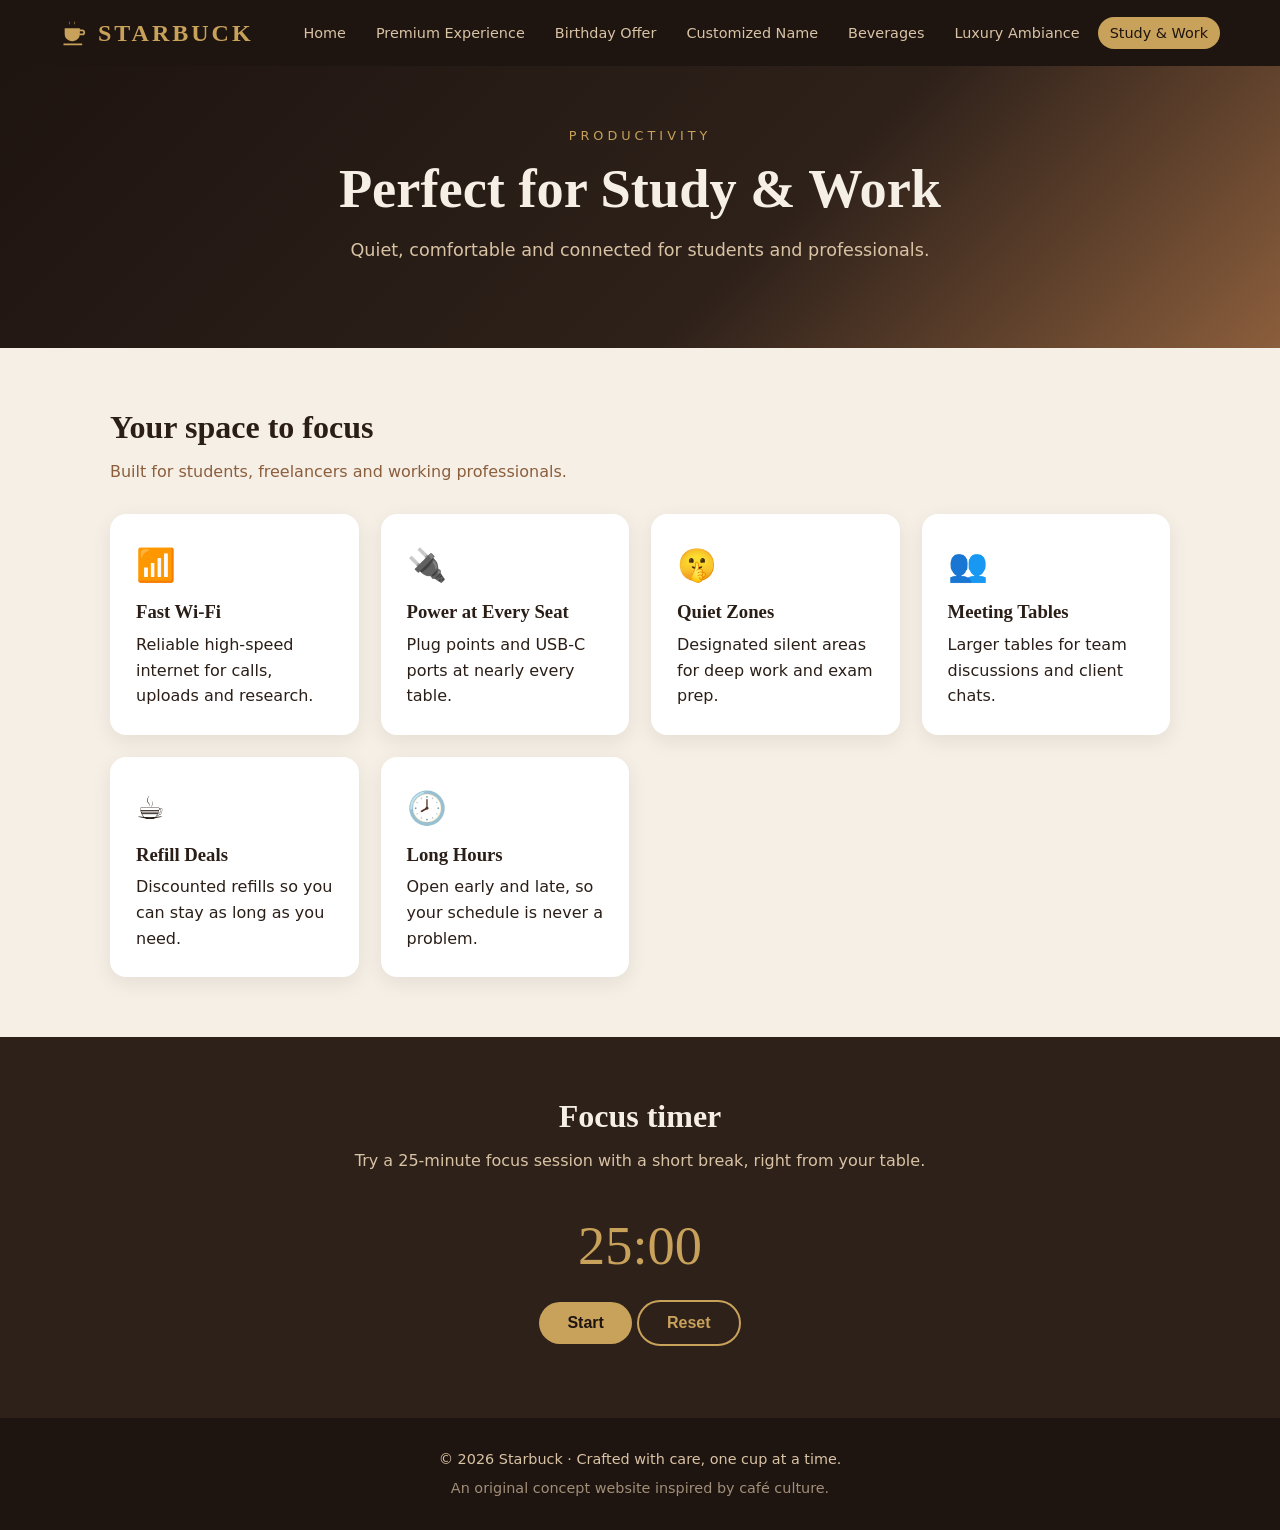
<file: study-work.html>
<!DOCTYPE html>
<html lang="en">
<head>
   <!-- Google tag (gtag.js) -->
<script async src="https://www.googletagmanager.com/gtag/js?id=G-HB2B9C13K6"></script>
<script>
  window.dataLayer = window.dataLayer || [];
  function gtag(){dataLayer.push(arguments);}
  gtag('js', new Date());
  gtag('config', 'G-HB2B9C13K6');
</script>
<meta charset="UTF-8">
<meta name="viewport" content="width=device-width, initial-scale=1">
<title>Study & Work | Starbuck</title>
<link rel="stylesheet" href="style.css">
</head>
<body>
<header>
  <div class="nav">
    <a class="brand" href="index.html"><svg viewBox="0 0 24 24"><path d="M4 8h13v5a6 6 0 0 1-6 6H10a6 6 0 0 1-6-6V8zm13 1h2a2 2 0 0 1 0 5h-2V9zm0 1.5v2h2a1 1 0 0 0 0-2h-2zM8 2c.8 1 .8 2 0 3m4-3c.8 1 .8 2 0 3M3 21h16v1.5H3z"/></svg> STARBUCK</a>
    <nav><ul><li><a href="index.html" class="">Home</a></li><li><a href="premium.html" class="">Premium Experience</a></li><li><a href="birthday.html" class="">Birthday Offer</a></li><li><a href="custom-name.html" class="">Customized Name</a></li><li><a href="beverages.html" class="">Beverages</a></li><li><a href="ambiance.html" class="">Luxury Ambiance</a></li><li><a href="study-work.html" class="active">Study & Work</a></li></ul></nav>
  </div>
</header>
<div class="hero small">
  <span class="eyebrow">Productivity</span>
  <h1>Perfect for Study &amp; Work</h1>
  <p>Quiet, comfortable and connected for students and professionals.</p>
</div>

<section>
  <div class="wrap">
    <h2>Your space to focus</h2>
    <p class="lead">Built for students, freelancers and working professionals.</p>
    <div class="grid"><div class="card"><div class="icon">📶</div><h3>Fast Wi-Fi</h3><p>Reliable high-speed internet for calls, uploads and research.</p></div><div class="card"><div class="icon">🔌</div><h3>Power at Every Seat</h3><p>Plug points and USB-C ports at nearly every table.</p></div><div class="card"><div class="icon">🤫</div><h3>Quiet Zones</h3><p>Designated silent areas for deep work and exam prep.</p></div><div class="card"><div class="icon">👥</div><h3>Meeting Tables</h3><p>Larger tables for team discussions and client chats.</p></div><div class="card"><div class="icon">☕</div><h3>Refill Deals</h3><p>Discounted refills so you can stay as long as you need.</p></div><div class="card"><div class="icon">🕗</div><h3>Long Hours</h3><p>Open early and late, so your schedule is never a problem.</p></div></div>
  </div>
</section>
<section class="dark">
  <div class="wrap" style="text-align:center">
    <h2>Focus timer</h2>
    <p class="lead" style="margin-left:auto;margin-right:auto">Try a 25-minute focus session with a short break, right from your table.</p>
    <div class="timer" id="tm">25:00</div>
    <button class="btn" onclick="start()">Start</button>
    <button class="btn ghost" onclick="reset()">Reset</button>
    <p id="ts" style="margin-top:12px;color:var(--latte)"></p>
  </div>
</section>
<script>
var left=1500,iv=null;
function fmt(){var m=Math.floor(left/60),s=left%60;document.getElementById('tm').textContent=(m<10?'0':'')+m+':'+(s<10?'0':'')+s;}
function start(){
  if(iv)return;
  document.getElementById('ts').textContent='Stay focused. You have got this.';
  iv=setInterval(function(){
    left--;fmt();
    if(left<=0){clearInterval(iv);iv=null;document.getElementById('ts').textContent='Session complete. Take a 5-minute break and sip your coffee.';}
  },1000);
}
function reset(){clearInterval(iv);iv=null;left=1500;fmt();document.getElementById('ts').textContent='';}
</script>

<footer>
  <p>&copy; 2026 Starbuck &middot; Crafted with care, one cup at a time.</p>
  <p style="margin-top:6px;opacity:.7">An original concept website inspired by café culture.</p>
</footer>
</body>
</html>
</file>
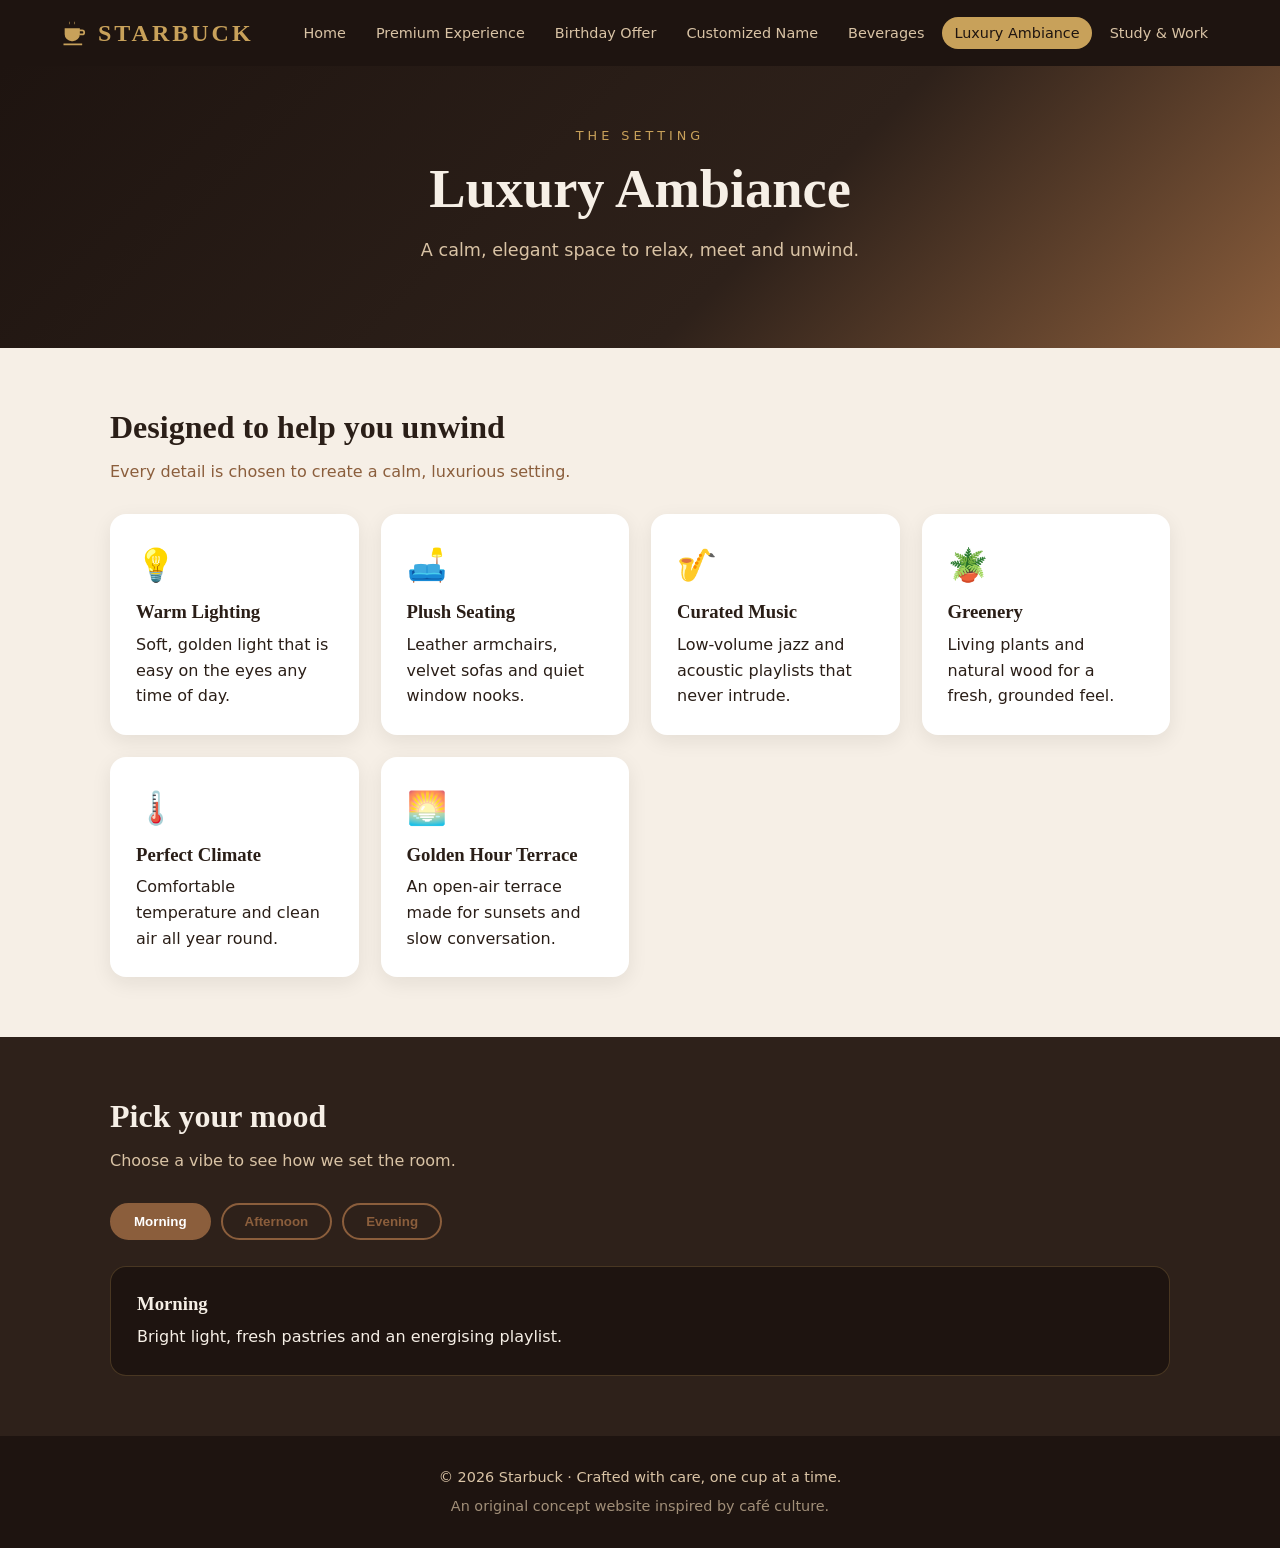
<file: starbuck/starbuck/ambiance.html>
<!DOCTYPE html>
<html lang="en">
<head>
<meta charset="UTF-8">
<meta name="viewport" content="width=device-width, initial-scale=1">
<title>Luxury Ambiance | Starbuck</title>
<link rel="stylesheet" href="style.css">
</head>
<body>
<header>
  <div class="nav">
    <a class="brand" href="index.html"><svg viewBox="0 0 24 24"><path d="M4 8h13v5a6 6 0 0 1-6 6H10a6 6 0 0 1-6-6V8zm13 1h2a2 2 0 0 1 0 5h-2V9zm0 1.5v2h2a1 1 0 0 0 0-2h-2zM8 2c.8 1 .8 2 0 3m4-3c.8 1 .8 2 0 3M3 21h16v1.5H3z"/></svg> STARBUCK</a>
    <nav><ul><li><a href="index.html" class="">Home</a></li><li><a href="premium.html" class="">Premium Experience</a></li><li><a href="birthday.html" class="">Birthday Offer</a></li><li><a href="custom-name.html" class="">Customized Name</a></li><li><a href="beverages.html" class="">Beverages</a></li><li><a href="ambiance.html" class="active">Luxury Ambiance</a></li><li><a href="study-work.html" class="">Study & Work</a></li></ul></nav>
  </div>
</header>
<div class="hero small">
  <span class="eyebrow">The setting</span>
  <h1>Luxury Ambiance</h1>
  <p>A calm, elegant space to relax, meet and unwind.</p>
</div>

<section>
  <div class="wrap">
    <h2>Designed to help you unwind</h2>
    <p class="lead">Every detail is chosen to create a calm, luxurious setting.</p>
    <div class="grid"><div class="card"><div class="icon">💡</div><h3>Warm Lighting</h3><p>Soft, golden light that is easy on the eyes any time of day.</p></div><div class="card"><div class="icon">🛋️</div><h3>Plush Seating</h3><p>Leather armchairs, velvet sofas and quiet window nooks.</p></div><div class="card"><div class="icon">🎷</div><h3>Curated Music</h3><p>Low-volume jazz and acoustic playlists that never intrude.</p></div><div class="card"><div class="icon">🪴</div><h3>Greenery</h3><p>Living plants and natural wood for a fresh, grounded feel.</p></div><div class="card"><div class="icon">🌡️</div><h3>Perfect Climate</h3><p>Comfortable temperature and clean air all year round.</p></div><div class="card"><div class="icon">🌅</div><h3>Golden Hour Terrace</h3><p>An open-air terrace made for sunsets and slow conversation.</p></div></div>
  </div>
</section>
<section class="dark">
  <div class="wrap">
    <h2>Pick your mood</h2>
    <p class="lead">Choose a vibe to see how we set the room.</p>
    <div class="tabs">
      <button class="tab on" onclick="mood(this,'Morning','Bright light, fresh pastries and an energising playlist.')">Morning</button>
      <button class="tab" onclick="mood(this,'Afternoon','Soft sunlight, relaxed acoustic music and quiet corners.')">Afternoon</button>
      <button class="tab" onclick="mood(this,'Evening','Dimmed lamps, smooth jazz and a candle on every table.')">Evening</button>
    </div>
    <div class="card"><h3 id="mt">Morning</h3><p id="md">Bright light, fresh pastries and an energising playlist.</p></div>
  </div>
</section>
<script>
function mood(b,t,d){
  document.querySelectorAll('.tab').forEach(function(x){x.classList.remove('on')});
  b.classList.add('on');
  document.getElementById('mt').textContent=t;
  document.getElementById('md').textContent=d;
}
</script>

<footer>
  <p>&copy; 2026 Starbuck &middot; Crafted with care, one cup at a time.</p>
  <p style="margin-top:6px;opacity:.7">An original concept website inspired by café culture.</p>
</footer>
</body>
</html>
</file>
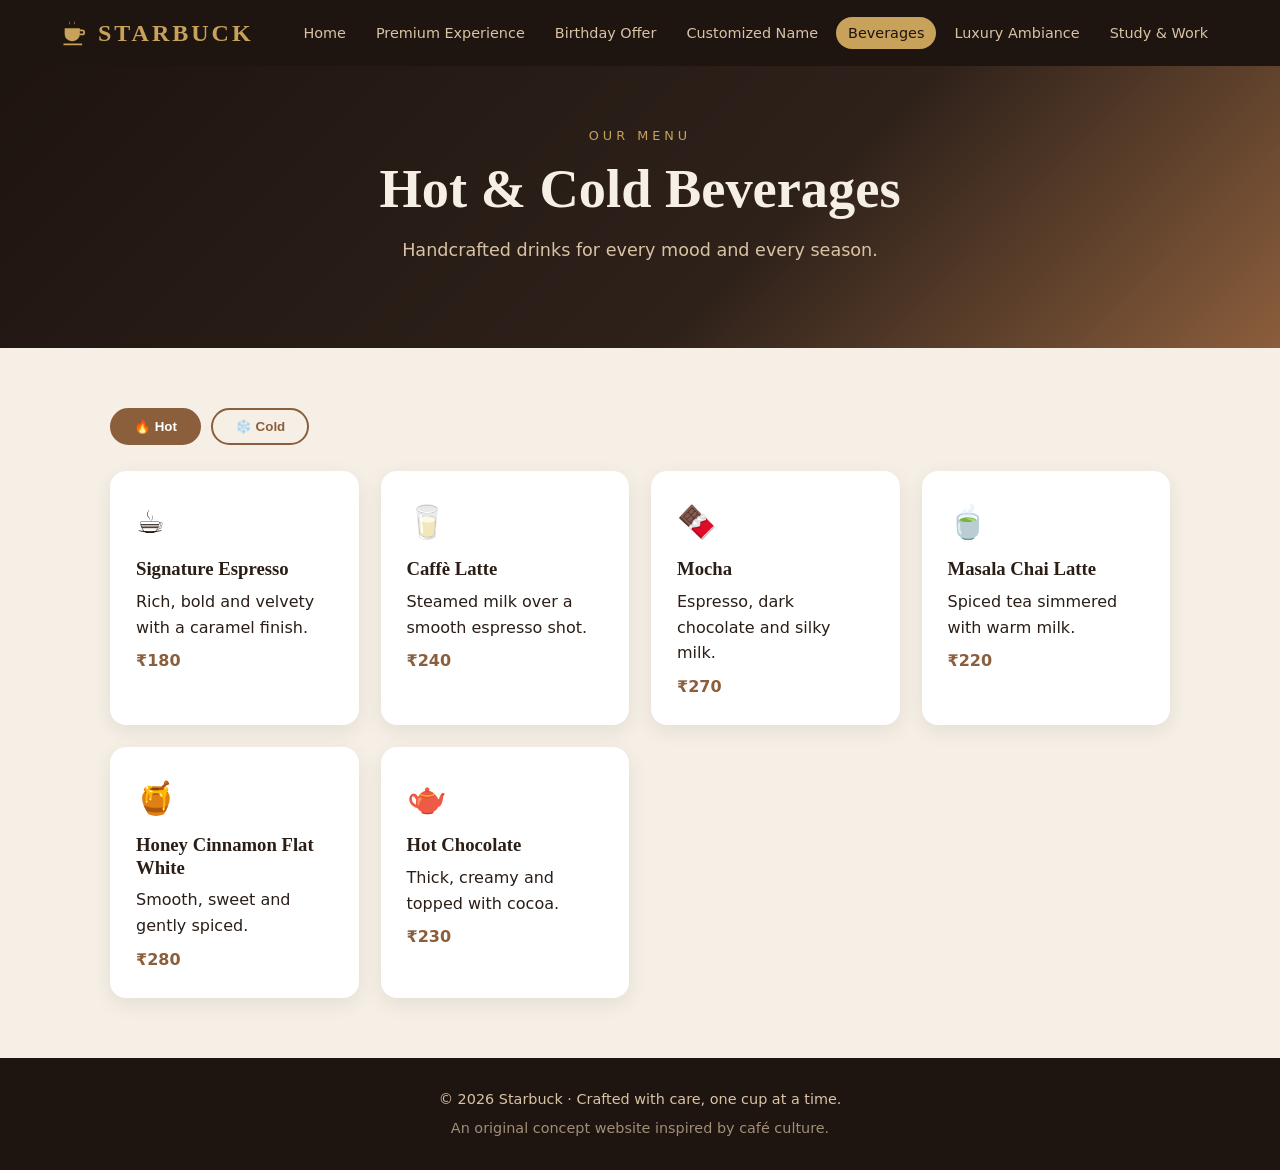
<file: starbuck/starbuck/beverages.html>
<!DOCTYPE html>
<html lang="en">
<head>
<meta charset="UTF-8">
<meta name="viewport" content="width=device-width, initial-scale=1">
<title>Beverages | Starbuck</title>
<link rel="stylesheet" href="style.css">
</head>
<body>
<header>
  <div class="nav">
    <a class="brand" href="index.html"><svg viewBox="0 0 24 24"><path d="M4 8h13v5a6 6 0 0 1-6 6H10a6 6 0 0 1-6-6V8zm13 1h2a2 2 0 0 1 0 5h-2V9zm0 1.5v2h2a1 1 0 0 0 0-2h-2zM8 2c.8 1 .8 2 0 3m4-3c.8 1 .8 2 0 3M3 21h16v1.5H3z"/></svg> STARBUCK</a>
    <nav><ul><li><a href="index.html" class="">Home</a></li><li><a href="premium.html" class="">Premium Experience</a></li><li><a href="birthday.html" class="">Birthday Offer</a></li><li><a href="custom-name.html" class="">Customized Name</a></li><li><a href="beverages.html" class="active">Beverages</a></li><li><a href="ambiance.html" class="">Luxury Ambiance</a></li><li><a href="study-work.html" class="">Study & Work</a></li></ul></nav>
  </div>
</header>
<div class="hero small">
  <span class="eyebrow">Our menu</span>
  <h1>Hot &amp; Cold Beverages</h1>
  <p>Handcrafted drinks for every mood and every season.</p>
</div>

<section>
  <div class="wrap">
    <div class="tabs">
      <button class="tab on" id="t-hot" onclick="show('hot')">🔥 Hot</button>
      <button class="tab" id="t-cold" onclick="show('cold')">❄️ Cold</button>
    </div>
    <div id="hot"><div class="grid"><div class="card"><div class="icon">☕</div><h3>Signature Espresso</h3><p>Rich, bold and velvety with a caramel finish.</p><div class="price">₹180</div></div><div class="card"><div class="icon">🥛</div><h3>Caffè Latte</h3><p>Steamed milk over a smooth espresso shot.</p><div class="price">₹240</div></div><div class="card"><div class="icon">🍫</div><h3>Mocha</h3><p>Espresso, dark chocolate and silky milk.</p><div class="price">₹270</div></div><div class="card"><div class="icon">🍵</div><h3>Masala Chai Latte</h3><p>Spiced tea simmered with warm milk.</p><div class="price">₹220</div></div><div class="card"><div class="icon">🍯</div><h3>Honey Cinnamon Flat White</h3><p>Smooth, sweet and gently spiced.</p><div class="price">₹280</div></div><div class="card"><div class="icon">🫖</div><h3>Hot Chocolate</h3><p>Thick, creamy and topped with cocoa.</p><div class="price">₹230</div></div></div></div>
    <div id="cold" class="hidden"><div class="grid"><div class="card"><div class="icon">🧊</div><h3>Cold Brew</h3><p>Steeped 18 hours for a smooth, low-acid cup.</p><div class="price">₹260</div></div><div class="card"><div class="icon">🥤</div><h3>Iced Latte</h3><p>Chilled espresso over milk and ice.</p><div class="price">₹250</div></div><div class="card"><div class="icon">🍨</div><h3>Caramel Frappe</h3><p>Blended, creamy and drizzled with caramel.</p><div class="price">₹320</div></div><div class="card"><div class="icon">🍋</div><h3>Iced Lemon Tea</h3><p>Refreshing black tea with fresh lemon.</p><div class="price">₹190</div></div><div class="card"><div class="icon">🥭</div><h3>Mango Cooler</h3><p>Fresh mango blended with cold milk.</p><div class="price">₹290</div></div><div class="card"><div class="icon">🍓</div><h3>Berry Refresher</h3><p>Mixed berries, mint and sparkling water.</p><div class="price">₹270</div></div></div></div>
  </div>
</section>
<script>
function show(w){
  ['hot','cold'].forEach(function(x){
    document.getElementById(x).classList.toggle('hidden',x!==w);
    document.getElementById('t-'+x).classList.toggle('on',x===w);
  });
}
</script>

<footer>
  <p>&copy; 2026 Starbuck &middot; Crafted with care, one cup at a time.</p>
  <p style="margin-top:6px;opacity:.7">An original concept website inspired by café culture.</p>
</footer>
</body>
</html>
</file>
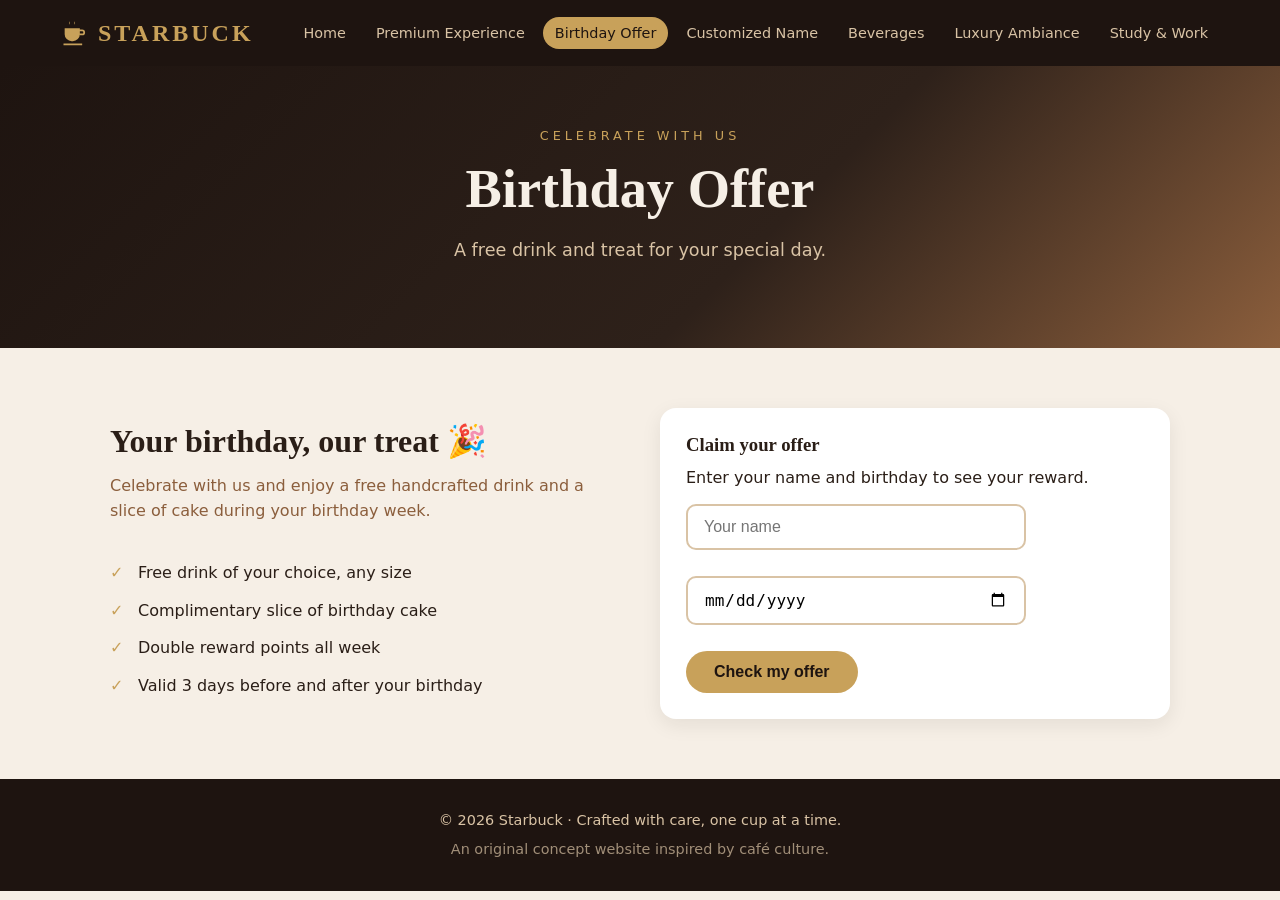
<file: starbuck/starbuck/birthday.html>
<!DOCTYPE html>
<html lang="en">
<head>
<meta charset="UTF-8">
<meta name="viewport" content="width=device-width, initial-scale=1">
<title>Birthday Offer | Starbuck</title>
<link rel="stylesheet" href="style.css">
</head>
<body>
<header>
  <div class="nav">
    <a class="brand" href="index.html"><svg viewBox="0 0 24 24"><path d="M4 8h13v5a6 6 0 0 1-6 6H10a6 6 0 0 1-6-6V8zm13 1h2a2 2 0 0 1 0 5h-2V9zm0 1.5v2h2a1 1 0 0 0 0-2h-2zM8 2c.8 1 .8 2 0 3m4-3c.8 1 .8 2 0 3M3 21h16v1.5H3z"/></svg> STARBUCK</a>
    <nav><ul><li><a href="index.html" class="">Home</a></li><li><a href="premium.html" class="">Premium Experience</a></li><li><a href="birthday.html" class="active">Birthday Offer</a></li><li><a href="custom-name.html" class="">Customized Name</a></li><li><a href="beverages.html" class="">Beverages</a></li><li><a href="ambiance.html" class="">Luxury Ambiance</a></li><li><a href="study-work.html" class="">Study & Work</a></li></ul></nav>
  </div>
</header>
<div class="hero small">
  <span class="eyebrow">Celebrate with us</span>
  <h1>Birthday Offer</h1>
  <p>A free drink and treat for your special day.</p>
</div>

<section>
  <div class="wrap split">
    <div>
      <h2>Your birthday, our treat 🎉</h2>
      <p class="lead">Celebrate with us and enjoy a free handcrafted drink and a slice of cake during your birthday week.</p>
      <ul class="check">
        <li>Free drink of your choice, any size</li>
        <li>Complimentary slice of birthday cake</li>
        <li>Double reward points all week</li>
        <li>Valid 3 days before and after your birthday</li>
      </ul>
    </div>
    <div class="card">
      <h3>Claim your offer</h3>
      <p style="margin-bottom:14px">Enter your name and birthday to see your reward.</p>
      <input type="text" id="bname" placeholder="Your name"><br><br>
      <input type="date" id="bdate"><br><br>
      <button class="btn" onclick="claim()">Check my offer</button>
      <div id="bmsg" class="msg hidden"></div>
    </div>
  </div>
</section>
<script>
function claim(){
  var n=document.getElementById('bname').value.trim();
  var d=document.getElementById('bdate').value;
  var m=document.getElementById('bmsg');
  if(!n||!d){m.className='msg';m.textContent='Please enter your name and birthday.';return;}
  var b=new Date(d),t=new Date();
  var next=new Date(t.getFullYear(),b.getMonth(),b.getDate());
  var today=new Date(t.getFullYear(),t.getMonth(),t.getDate());
  if(next<today)next=new Date(t.getFullYear()+1,b.getMonth(),b.getDate());
  var days=Math.round((next-today)/86400000);
  var code='STARBUCK-'+n.toUpperCase().replace(/[^A-Z]/g,'').slice(0,4)+'-'+(b.getDate()*100+b.getMonth()+1);
  if(days<=3){m.innerHTML='🎉 Happy birthday, <b>'+n+'</b>! Show this code in store: <b>'+code+'</b>';}
  else{m.innerHTML='Hi <b>'+n+'</b>! Your birthday is in <b>'+days+' days</b>. Your reward code will be: <b>'+code+'</b>';}
}
</script>

<footer>
  <p>&copy; 2026 Starbuck &middot; Crafted with care, one cup at a time.</p>
  <p style="margin-top:6px;opacity:.7">An original concept website inspired by café culture.</p>
</footer>
</body>
</html>
</file>
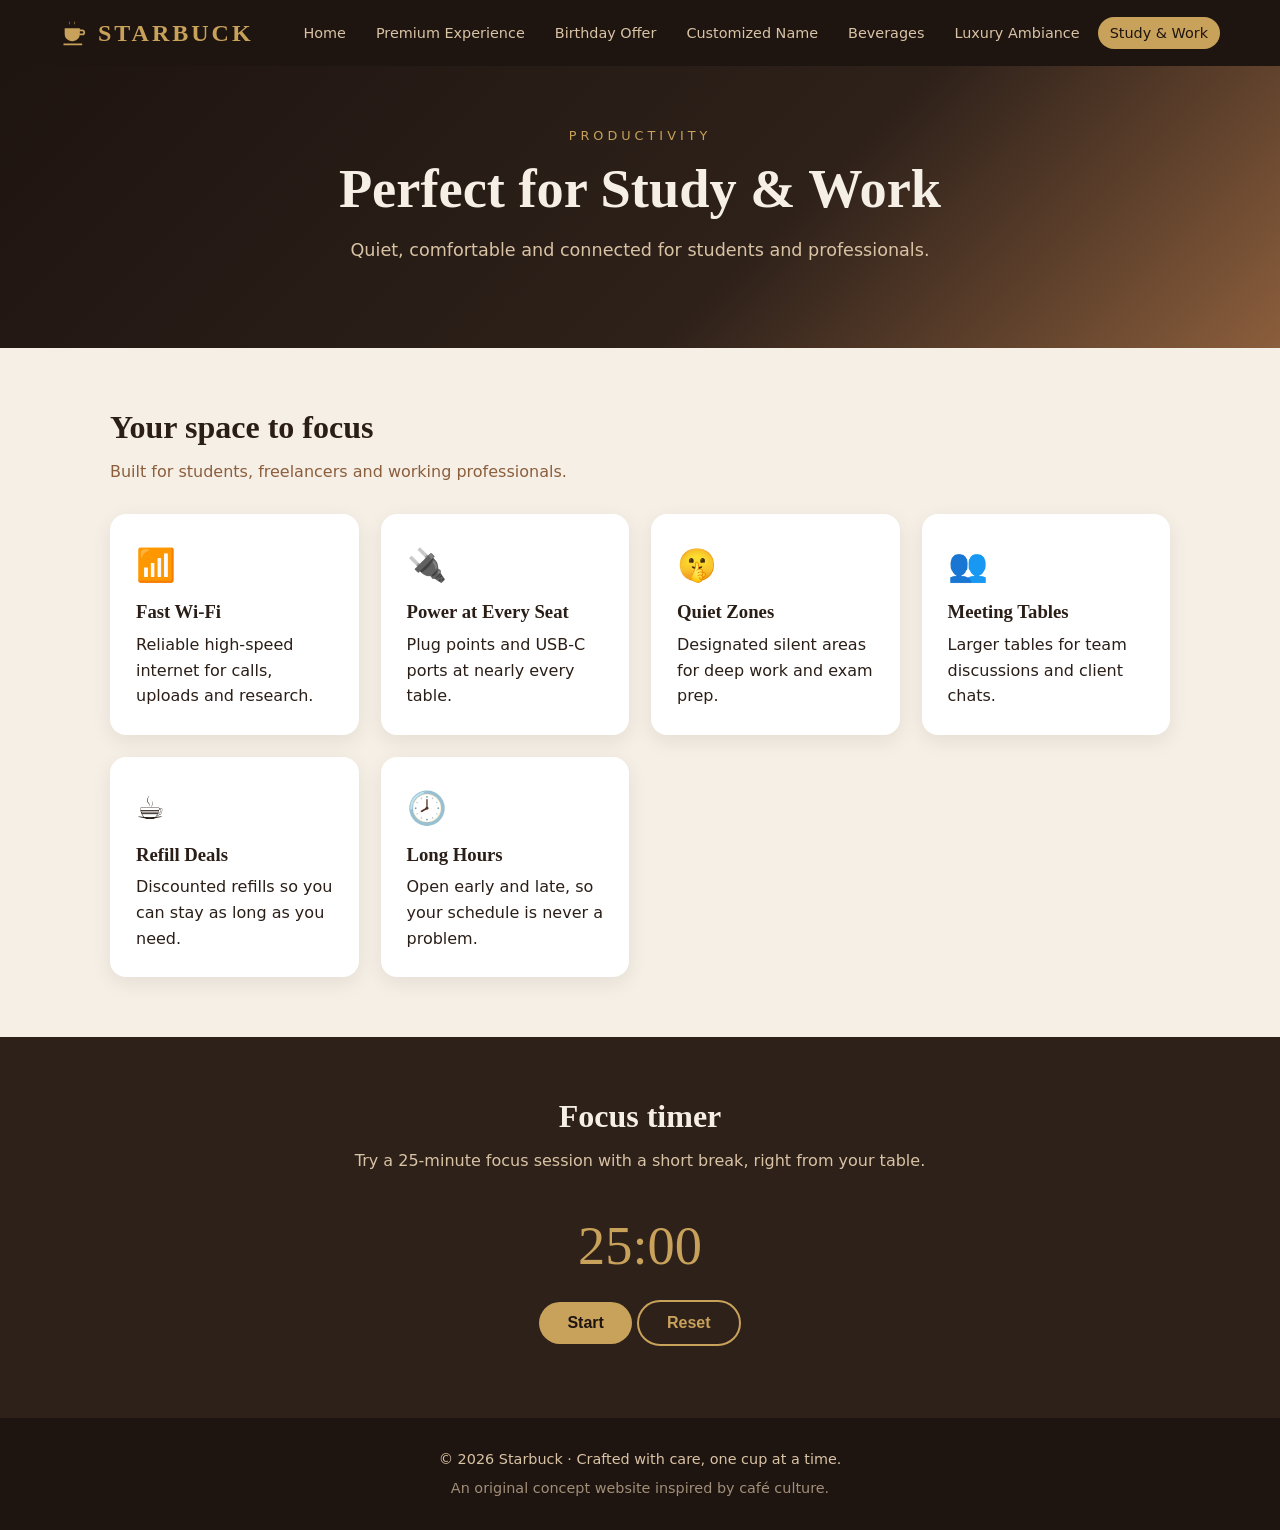
<file: starbuck/starbuck/study-work.html>
<!DOCTYPE html>
<html lang="en">
<head>
<meta charset="UTF-8">
<meta name="viewport" content="width=device-width, initial-scale=1">
<title>Study & Work | Starbuck</title>
<link rel="stylesheet" href="style.css">
</head>
<body>
<header>
  <div class="nav">
    <a class="brand" href="index.html"><svg viewBox="0 0 24 24"><path d="M4 8h13v5a6 6 0 0 1-6 6H10a6 6 0 0 1-6-6V8zm13 1h2a2 2 0 0 1 0 5h-2V9zm0 1.5v2h2a1 1 0 0 0 0-2h-2zM8 2c.8 1 .8 2 0 3m4-3c.8 1 .8 2 0 3M3 21h16v1.5H3z"/></svg> STARBUCK</a>
    <nav><ul><li><a href="index.html" class="">Home</a></li><li><a href="premium.html" class="">Premium Experience</a></li><li><a href="birthday.html" class="">Birthday Offer</a></li><li><a href="custom-name.html" class="">Customized Name</a></li><li><a href="beverages.html" class="">Beverages</a></li><li><a href="ambiance.html" class="">Luxury Ambiance</a></li><li><a href="study-work.html" class="active">Study & Work</a></li></ul></nav>
  </div>
</header>
<div class="hero small">
  <span class="eyebrow">Productivity</span>
  <h1>Perfect for Study &amp; Work</h1>
  <p>Quiet, comfortable and connected for students and professionals.</p>
</div>

<section>
  <div class="wrap">
    <h2>Your space to focus</h2>
    <p class="lead">Built for students, freelancers and working professionals.</p>
    <div class="grid"><div class="card"><div class="icon">📶</div><h3>Fast Wi-Fi</h3><p>Reliable high-speed internet for calls, uploads and research.</p></div><div class="card"><div class="icon">🔌</div><h3>Power at Every Seat</h3><p>Plug points and USB-C ports at nearly every table.</p></div><div class="card"><div class="icon">🤫</div><h3>Quiet Zones</h3><p>Designated silent areas for deep work and exam prep.</p></div><div class="card"><div class="icon">👥</div><h3>Meeting Tables</h3><p>Larger tables for team discussions and client chats.</p></div><div class="card"><div class="icon">☕</div><h3>Refill Deals</h3><p>Discounted refills so you can stay as long as you need.</p></div><div class="card"><div class="icon">🕗</div><h3>Long Hours</h3><p>Open early and late, so your schedule is never a problem.</p></div></div>
  </div>
</section>
<section class="dark">
  <div class="wrap" style="text-align:center">
    <h2>Focus timer</h2>
    <p class="lead" style="margin-left:auto;margin-right:auto">Try a 25-minute focus session with a short break, right from your table.</p>
    <div class="timer" id="tm">25:00</div>
    <button class="btn" onclick="start()">Start</button>
    <button class="btn ghost" onclick="reset()">Reset</button>
    <p id="ts" style="margin-top:12px;color:var(--latte)"></p>
  </div>
</section>
<script>
var left=1500,iv=null;
function fmt(){var m=Math.floor(left/60),s=left%60;document.getElementById('tm').textContent=(m<10?'0':'')+m+':'+(s<10?'0':'')+s;}
function start(){
  if(iv)return;
  document.getElementById('ts').textContent='Stay focused. You have got this.';
  iv=setInterval(function(){
    left--;fmt();
    if(left<=0){clearInterval(iv);iv=null;document.getElementById('ts').textContent='Session complete. Take a 5-minute break and sip your coffee.';}
  },1000);
}
function reset(){clearInterval(iv);iv=null;left=1500;fmt();document.getElementById('ts').textContent='';}
</script>

<footer>
  <p>&copy; 2026 Starbuck &middot; Crafted with care, one cup at a time.</p>
  <p style="margin-top:6px;opacity:.7">An original concept website inspired by café culture.</p>
</footer>
</body>
</html>
</file>
<file: style.css>
:root{--espresso:#1e1410;--roast:#2e211a;--cream:#f6efe6;--latte:#d9c3a5;--gold:#c8a15a;--mocha:#8b5e3c;--text:#2a1e17}
*{box-sizing:border-box;margin:0;padding:0}
html{scroll-behavior:smooth}
body{font-family:'Segoe UI',system-ui,sans-serif;background:var(--cream);color:var(--text);line-height:1.6}
h1,h2,h3{font-family:Georgia,'Times New Roman',serif;line-height:1.2}
a{color:inherit;text-decoration:none}
.wrap{max-width:1100px;margin:0 auto;padding:0 20px}
header{background:var(--espresso);position:sticky;top:0;z-index:10}
.nav{display:flex;align-items:center;justify-content:space-between;padding:14px 20px;max-width:1200px;margin:0 auto;flex-wrap:wrap;gap:10px}
.brand{display:flex;align-items:center;gap:10px;color:var(--gold);font-family:Georgia,serif;font-size:1.5rem;letter-spacing:3px;font-weight:bold}
.brand svg{width:28px;height:28px;fill:var(--gold)}
nav ul{display:flex;list-style:none;gap:6px;flex-wrap:wrap}
nav a{color:var(--latte);padding:8px 12px;border-radius:20px;font-size:.9rem;transition:.2s}
nav a:hover,nav a.active{background:var(--gold);color:var(--espresso)}
.hero{background:linear-gradient(135deg,var(--espresso),var(--roast) 60%,var(--mocha));color:var(--cream);padding:90px 20px;text-align:center}
.hero.small{padding:60px 20px}
.hero h1{font-size:clamp(2rem,5vw,3.4rem);margin-bottom:14px}
.hero p{max-width:640px;margin:0 auto 24px;color:var(--latte);font-size:1.1rem}
.eyebrow{color:var(--gold);letter-spacing:4px;font-size:.8rem;text-transform:uppercase;margin-bottom:10px;display:block}
.btn{display:inline-block;background:var(--gold);color:var(--espresso);padding:12px 28px;border-radius:30px;font-weight:600;border:0;cursor:pointer;font-size:1rem;transition:.2s}
.btn:hover{transform:translateY(-2px);background:#d8b36d}
.btn.ghost{background:transparent;border:2px solid var(--gold);color:var(--gold)}
section{padding:60px 0}
section.dark{background:var(--roast);color:var(--cream)}
h2{font-size:2rem;margin-bottom:12px}
.lead{color:var(--mocha);margin-bottom:30px;max-width:640px}
.dark .lead{color:var(--latte)}
.grid{display:grid;grid-template-columns:repeat(auto-fit,minmax(240px,1fr));gap:22px}
.card{background:#fff;border-radius:16px;padding:26px;box-shadow:0 6px 20px rgba(30,20,16,.08);transition:.25s}
.card:hover{transform:translateY(-5px)}
.dark .card{background:var(--espresso);box-shadow:none;border:1px solid rgba(200,161,90,.25)}
.card .icon{font-size:2rem;margin-bottom:10px}
.card h3{margin-bottom:8px}
.price{color:var(--mocha);font-weight:700;margin-top:8px}
.dark .price{color:var(--gold)}
.tabs{display:flex;gap:10px;margin-bottom:26px;flex-wrap:wrap}
.tab{padding:9px 22px;border-radius:25px;border:2px solid var(--mocha);background:transparent;cursor:pointer;font-weight:600;color:var(--mocha)}
.tab.on{background:var(--mocha);color:#fff}
.hidden{display:none}
input[type=text],input[type=date]{padding:12px 16px;border-radius:10px;border:2px solid var(--latte);font-size:1rem;width:100%;max-width:340px}
.cup{width:170px;margin:20px auto;text-align:center}
.cup .body{height:190px;background:#fff;border:3px solid var(--mocha);border-radius:10px 10px 40px 40px;position:relative;display:flex;align-items:center;justify-content:center;clip-path:polygon(0 0,100% 0,88% 100%,12% 100%)}
.cup .lid{height:18px;background:var(--espresso);border-radius:8px 8px 0 0;margin:0 -6px}
.cup .name{font-family:'Brush Script MT',cursive;font-size:1.8rem;color:var(--espresso);transform:rotate(-6deg);word-break:break-all;padding:0 22px}
.split{display:grid;grid-template-columns:1fr 1fr;gap:40px;align-items:center}
@media(max-width:760px){.split{grid-template-columns:1fr}}
.badge{display:inline-block;background:var(--gold);color:var(--espresso);padding:4px 12px;border-radius:14px;font-size:.8rem;font-weight:700}
.msg{margin-top:16px;padding:16px;border-radius:12px;background:#fff6e2;border-left:5px solid var(--gold)}
.timer{font-size:3.4rem;font-family:Georgia,serif;color:var(--gold);margin:10px 0}
ul.check{list-style:none}
ul.check li{padding:6px 0 6px 28px;position:relative}
ul.check li::before{content:'✓';position:absolute;left:0;color:var(--gold);font-weight:bold}
footer{background:var(--espresso);color:var(--latte);text-align:center;padding:30px 20px;font-size:.9rem}
</file>
<file: starbuck/starbuck/style.css>
:root{--espresso:#1e1410;--roast:#2e211a;--cream:#f6efe6;--latte:#d9c3a5;--gold:#c8a15a;--mocha:#8b5e3c;--text:#2a1e17}
*{box-sizing:border-box;margin:0;padding:0}
html{scroll-behavior:smooth}
body{font-family:'Segoe UI',system-ui,sans-serif;background:var(--cream);color:var(--text);line-height:1.6}
h1,h2,h3{font-family:Georgia,'Times New Roman',serif;line-height:1.2}
a{color:inherit;text-decoration:none}
.wrap{max-width:1100px;margin:0 auto;padding:0 20px}
header{background:var(--espresso);position:sticky;top:0;z-index:10}
.nav{display:flex;align-items:center;justify-content:space-between;padding:14px 20px;max-width:1200px;margin:0 auto;flex-wrap:wrap;gap:10px}
.brand{display:flex;align-items:center;gap:10px;color:var(--gold);font-family:Georgia,serif;font-size:1.5rem;letter-spacing:3px;font-weight:bold}
.brand svg{width:28px;height:28px;fill:var(--gold)}
nav ul{display:flex;list-style:none;gap:6px;flex-wrap:wrap}
nav a{color:var(--latte);padding:8px 12px;border-radius:20px;font-size:.9rem;transition:.2s}
nav a:hover,nav a.active{background:var(--gold);color:var(--espresso)}
.hero{background:linear-gradient(135deg,var(--espresso),var(--roast) 60%,var(--mocha));color:var(--cream);padding:90px 20px;text-align:center}
.hero.small{padding:60px 20px}
.hero h1{font-size:clamp(2rem,5vw,3.4rem);margin-bottom:14px}
.hero p{max-width:640px;margin:0 auto 24px;color:var(--latte);font-size:1.1rem}
.eyebrow{color:var(--gold);letter-spacing:4px;font-size:.8rem;text-transform:uppercase;margin-bottom:10px;display:block}
.btn{display:inline-block;background:var(--gold);color:var(--espresso);padding:12px 28px;border-radius:30px;font-weight:600;border:0;cursor:pointer;font-size:1rem;transition:.2s}
.btn:hover{transform:translateY(-2px);background:#d8b36d}
.btn.ghost{background:transparent;border:2px solid var(--gold);color:var(--gold)}
section{padding:60px 0}
section.dark{background:var(--roast);color:var(--cream)}
h2{font-size:2rem;margin-bottom:12px}
.lead{color:var(--mocha);margin-bottom:30px;max-width:640px}
.dark .lead{color:var(--latte)}
.grid{display:grid;grid-template-columns:repeat(auto-fit,minmax(240px,1fr));gap:22px}
.card{background:#fff;border-radius:16px;padding:26px;box-shadow:0 6px 20px rgba(30,20,16,.08);transition:.25s}
.card:hover{transform:translateY(-5px)}
.dark .card{background:var(--espresso);box-shadow:none;border:1px solid rgba(200,161,90,.25)}
.card .icon{font-size:2rem;margin-bottom:10px}
.card h3{margin-bottom:8px}
.price{color:var(--mocha);font-weight:700;margin-top:8px}
.dark .price{color:var(--gold)}
.tabs{display:flex;gap:10px;margin-bottom:26px;flex-wrap:wrap}
.tab{padding:9px 22px;border-radius:25px;border:2px solid var(--mocha);background:transparent;cursor:pointer;font-weight:600;color:var(--mocha)}
.tab.on{background:var(--mocha);color:#fff}
.hidden{display:none}
input[type=text],input[type=date]{padding:12px 16px;border-radius:10px;border:2px solid var(--latte);font-size:1rem;width:100%;max-width:340px}
.cup{width:170px;margin:20px auto;text-align:center}
.cup .body{height:190px;background:#fff;border:3px solid var(--mocha);border-radius:10px 10px 40px 40px;position:relative;display:flex;align-items:center;justify-content:center;clip-path:polygon(0 0,100% 0,88% 100%,12% 100%)}
.cup .lid{height:18px;background:var(--espresso);border-radius:8px 8px 0 0;margin:0 -6px}
.cup .name{font-family:'Brush Script MT',cursive;font-size:1.8rem;color:var(--espresso);transform:rotate(-6deg);word-break:break-all;padding:0 22px}
.split{display:grid;grid-template-columns:1fr 1fr;gap:40px;align-items:center}
@media(max-width:760px){.split{grid-template-columns:1fr}}
.badge{display:inline-block;background:var(--gold);color:var(--espresso);padding:4px 12px;border-radius:14px;font-size:.8rem;font-weight:700}
.msg{margin-top:16px;padding:16px;border-radius:12px;background:#fff6e2;border-left:5px solid var(--gold)}
.timer{font-size:3.4rem;font-family:Georgia,serif;color:var(--gold);margin:10px 0}
ul.check{list-style:none}
ul.check li{padding:6px 0 6px 28px;position:relative}
ul.check li::before{content:'✓';position:absolute;left:0;color:var(--gold);font-weight:bold}
footer{background:var(--espresso);color:var(--latte);text-align:center;padding:30px 20px;font-size:.9rem}
</file>
